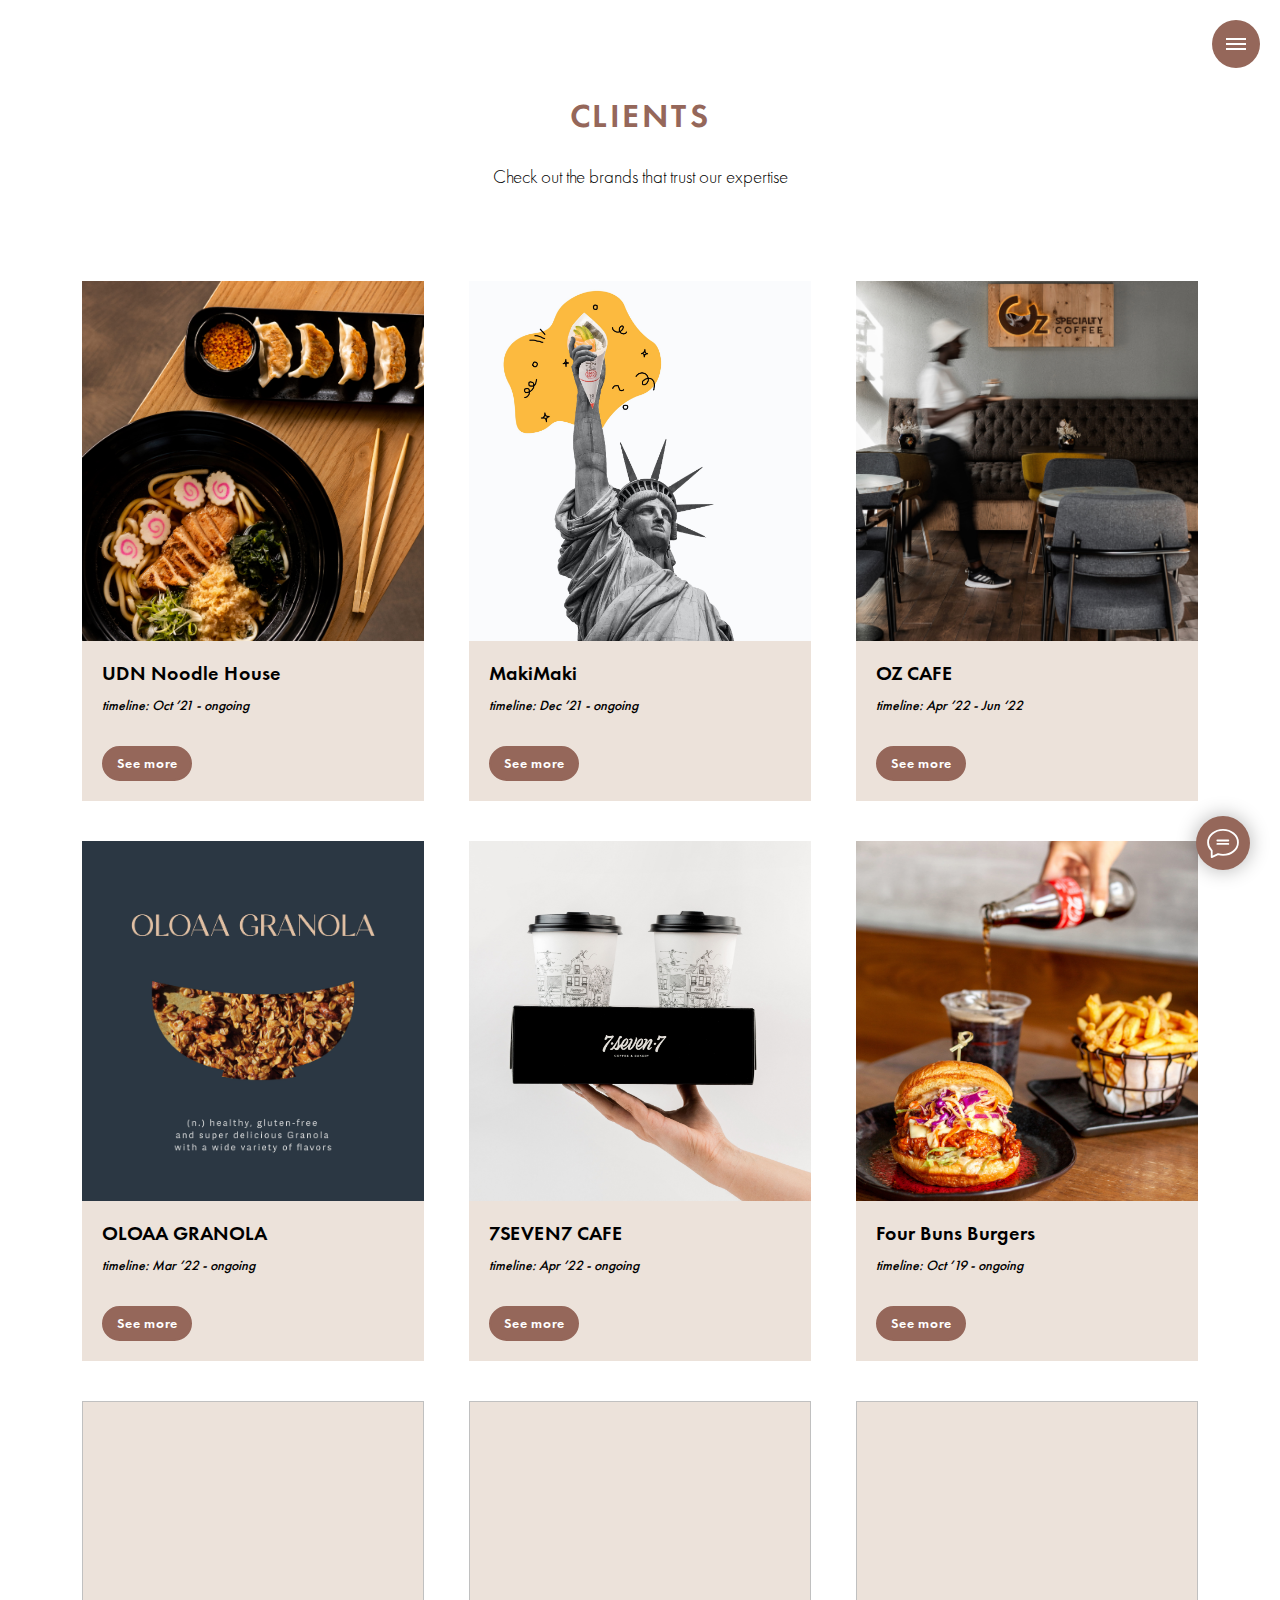
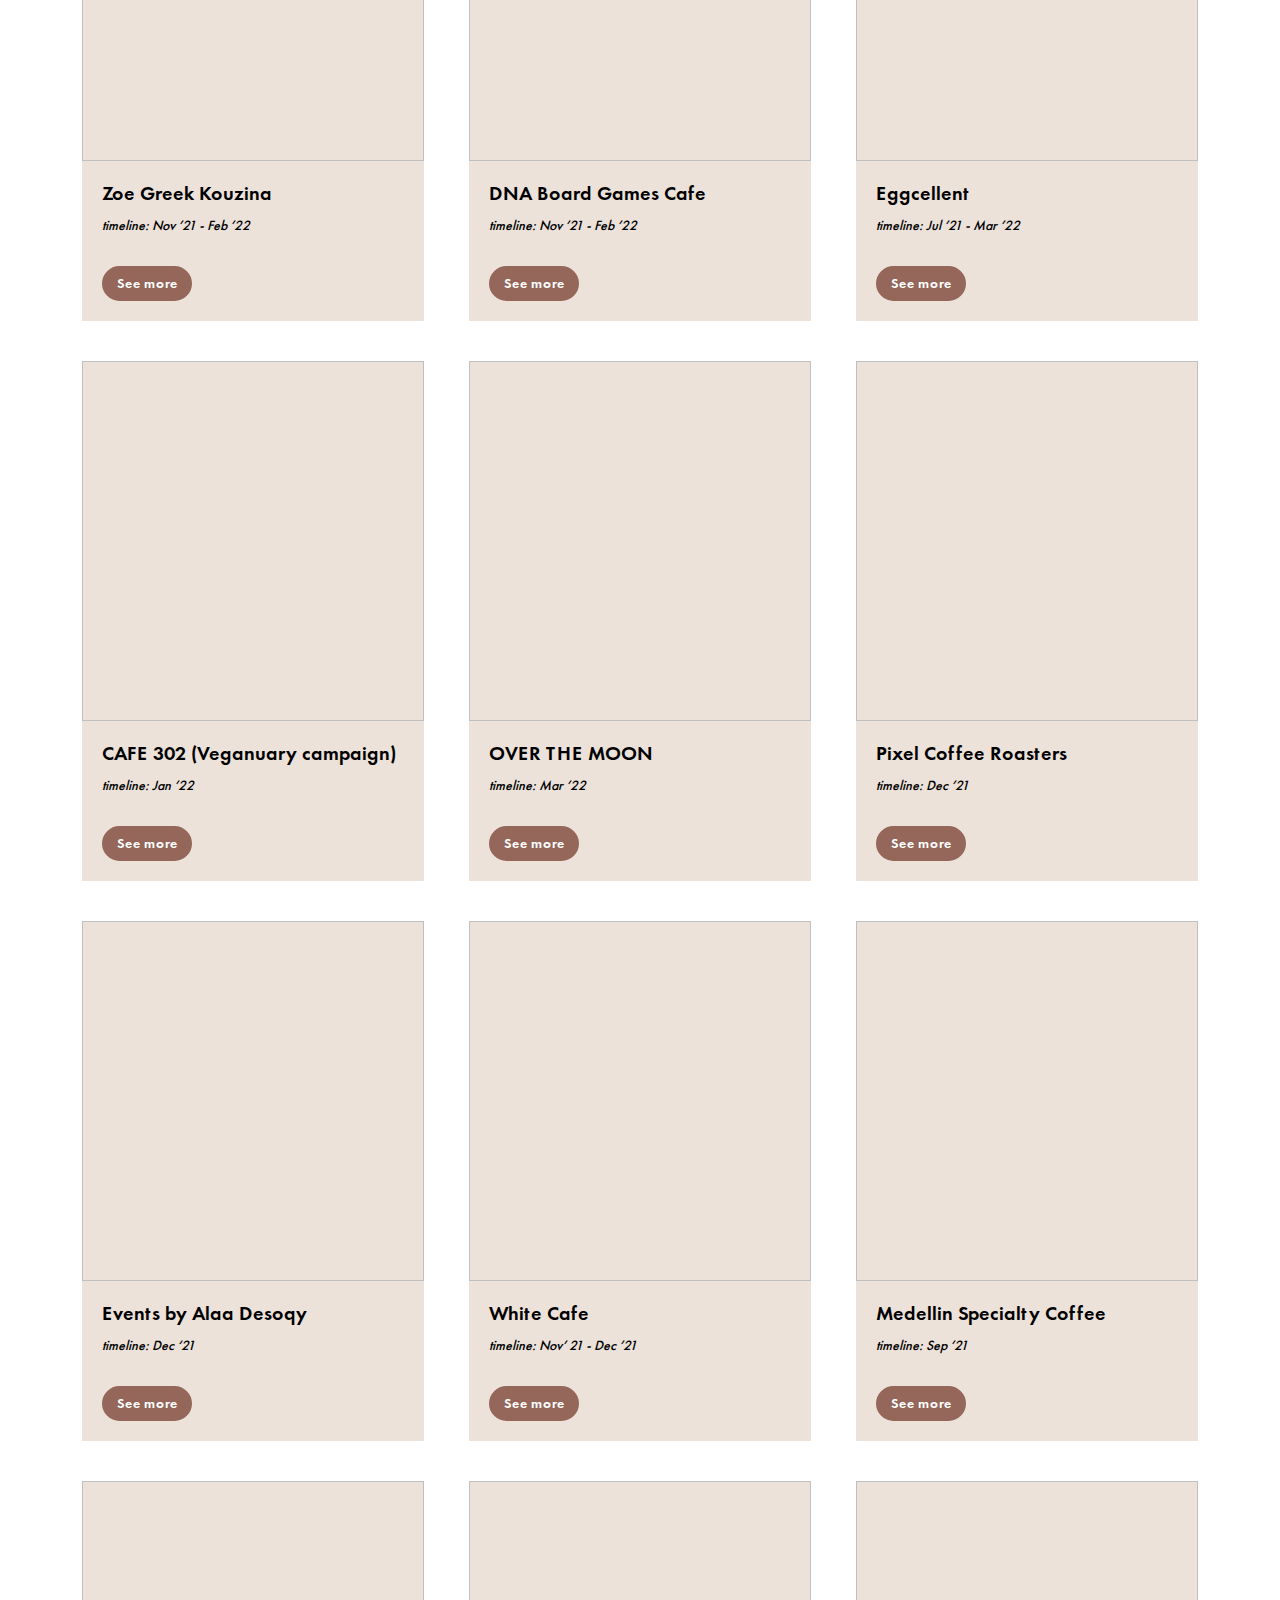
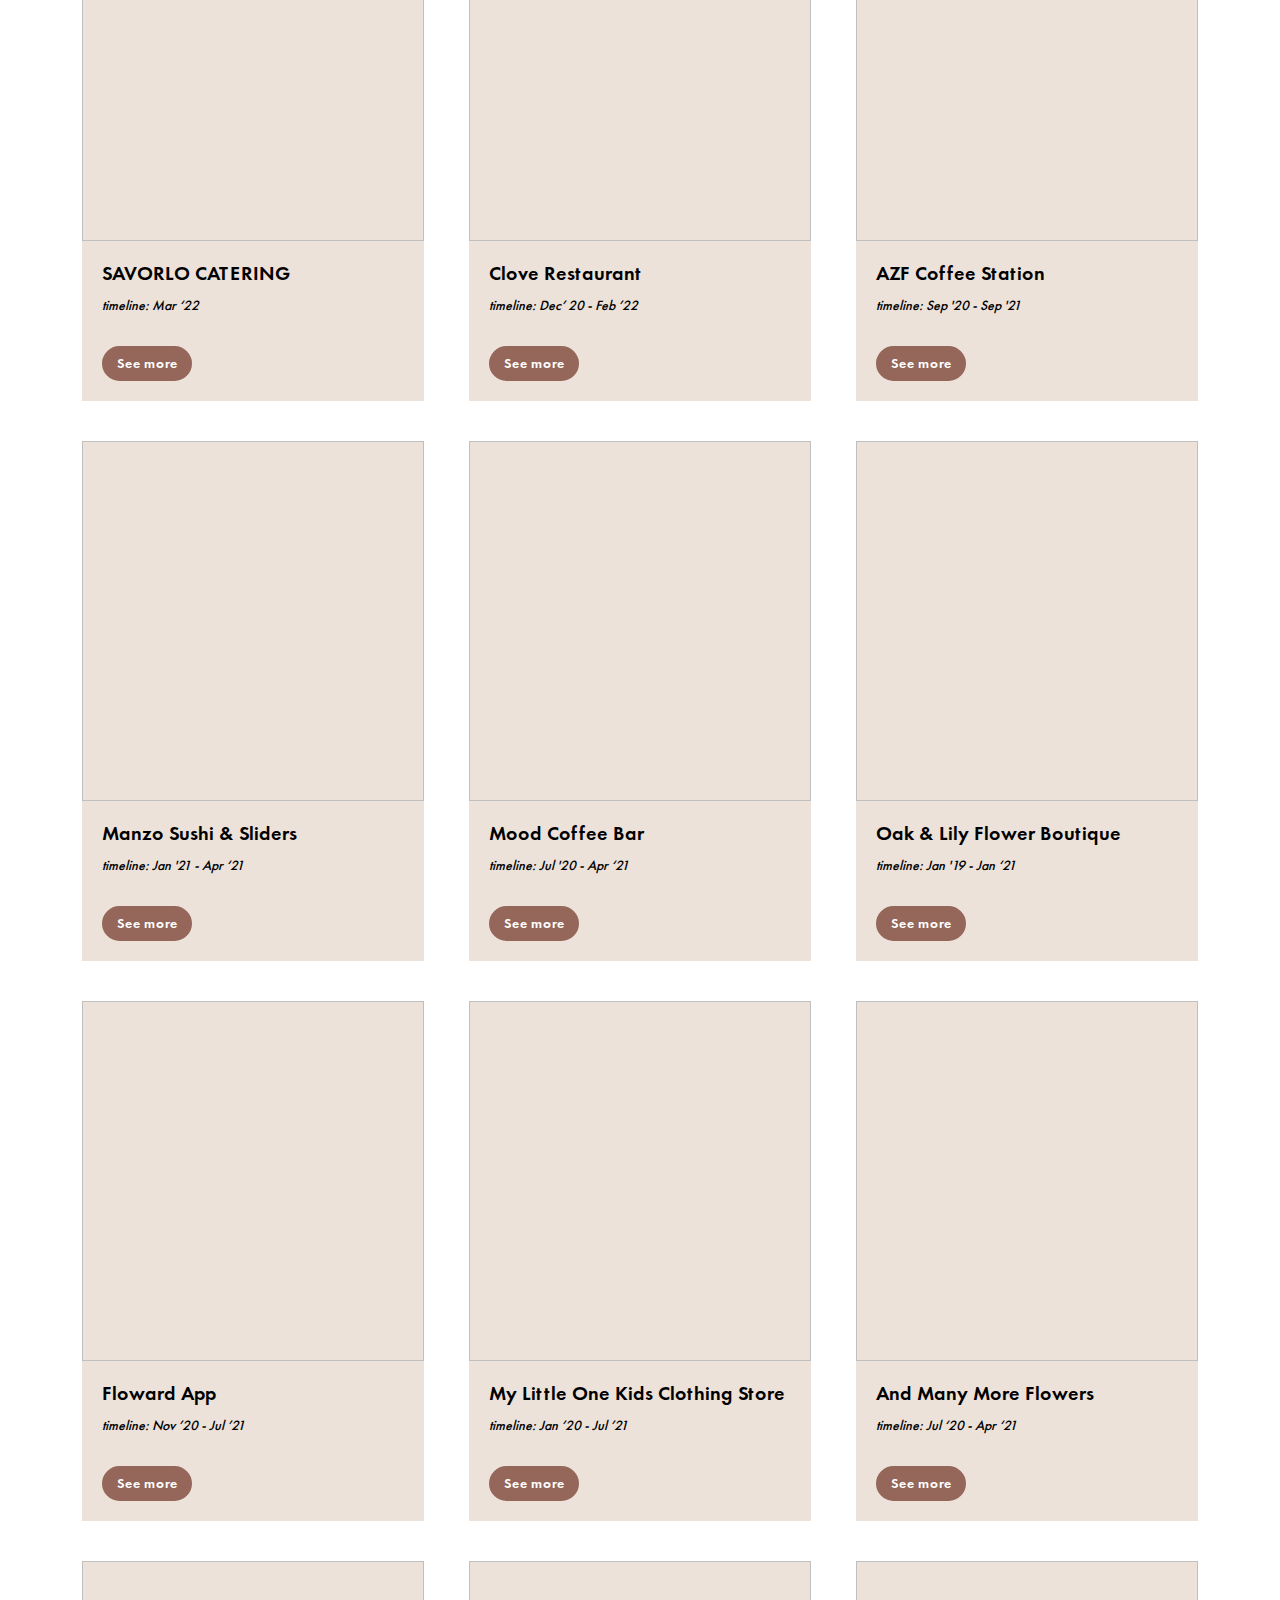
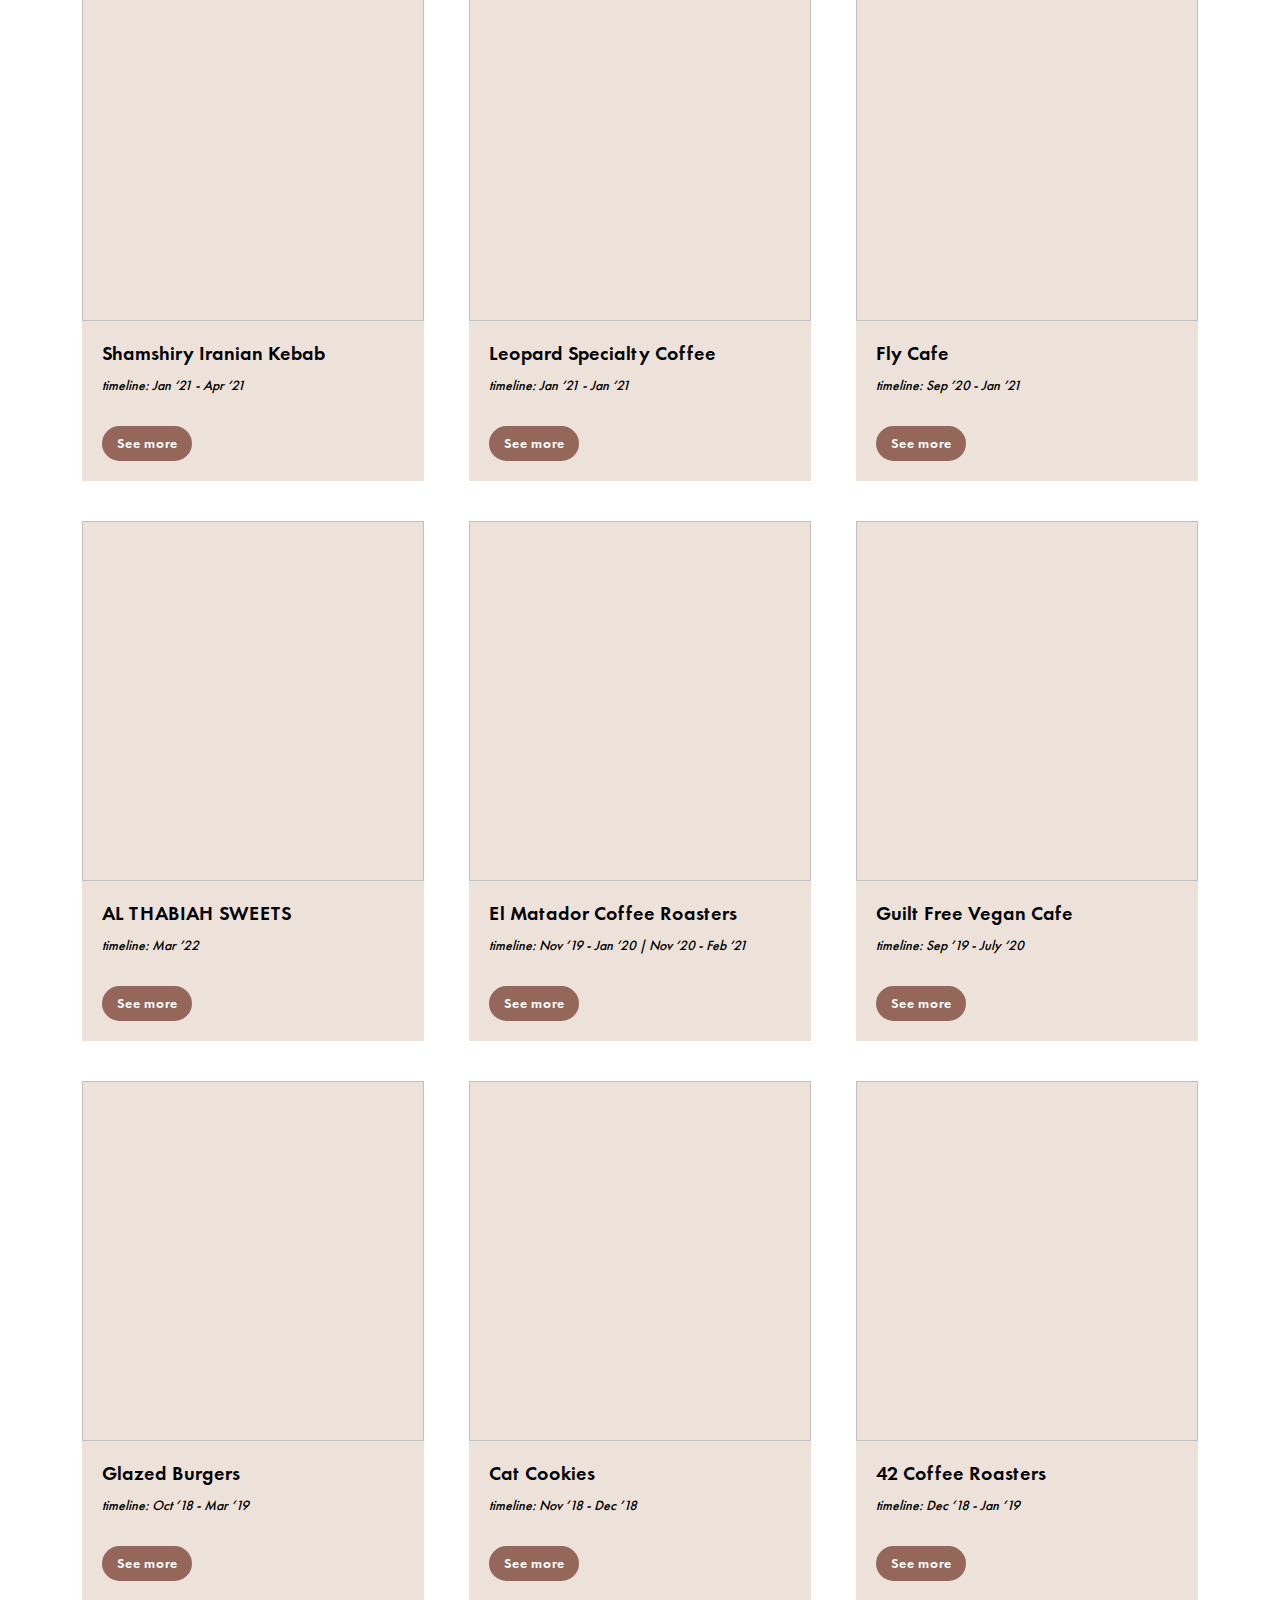
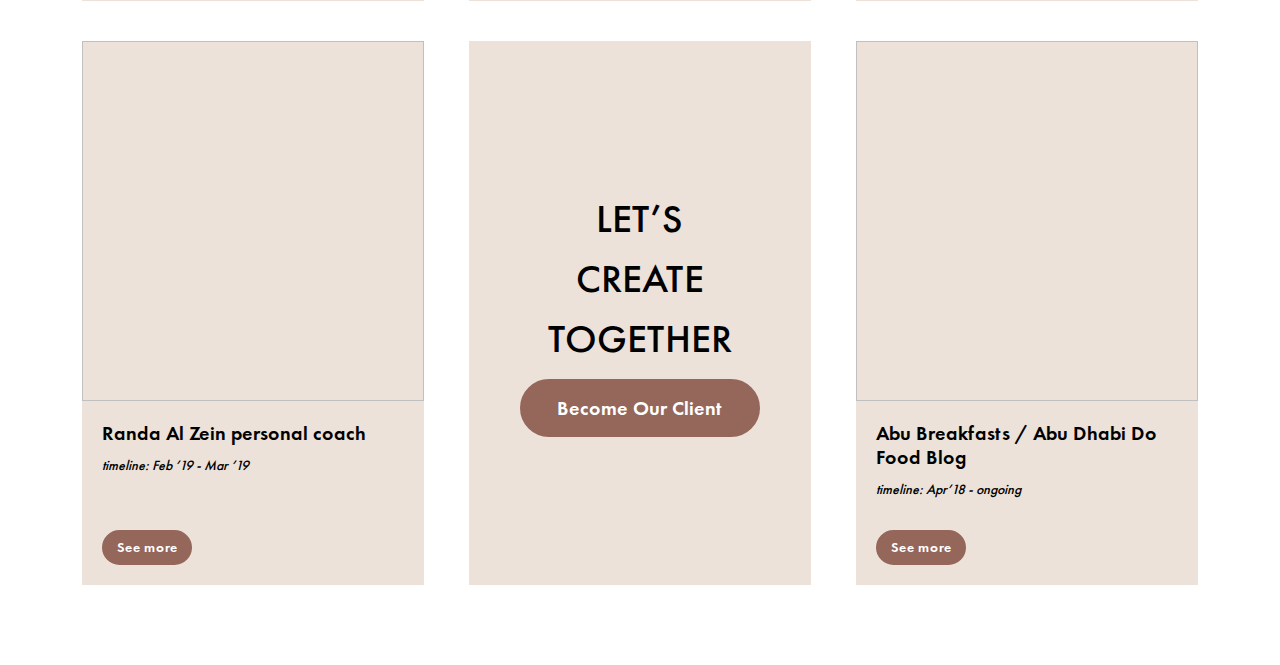
<file: clients.html>
<!DOCTYPE html>
<html lang="ru">
<head>
	<meta charset="UTF-8">
	<title>Evolve Digital Services</title>
	<meta name="viewport" content="width=device-width, initial-scale=1">
	<meta name="description" content="Social Media Agency in Abu Dhabi">
	<meta name="keywords" content="">
	<!-- OG Tags -->
	<meta property="og:title" content="Evolve Digital Services">
	<meta property="og:site_name" content="Evolve Digital Services">
	<meta property="og:url" content="http://evolvedigitalservices.com/clients.html">
	<meta property="og:description" content='Social Media Agency in Abu Dhabi'>
	<meta property="og:type" content="article">
	<meta property="og:image" content="img/og-image.jpg" >
	<link rel="icon" href="img/favicon.ico" type="image/x-icon">
	<link rel="stylesheet" href="css/bootstrap.min.css">
	<link rel="stylesheet" href="css/main.css">
</head>
<body class="clients-page">
	<img src="img/og-image.jpg" alt="" style="display: none;">
	<div class="whatsapp-bubble">
		<svg class="t825__icon" width="32" height="29" viewBox="0 0 35 32" fill="none" xmlns="http://www.w3.org/2000/svg"> <path d="M11.2667 12.6981H23.3667M11.2667 16.4717H23.3667M4.8104 23.5777C2.4311 21.1909 1 18.1215 1 14.7736C1 7.16679 8.38723 1 17.5 1C26.6128 1 34 7.16679 34 14.7736C34 22.3804 26.6128 28.5472 17.5 28.5472C15.6278 28.5472 13.8286 28.2868 12.1511 27.8072L12 27.7925L5.03333 31V23.8219L4.8104 23.5777Z" stroke="#ffffff" stroke-width="2" stroke-miterlimit="10" stroke-linecap="round" stroke-linejoin="round" fill="none"></path> </svg>
		<svg class="t825__icon-close" width="16px" height="16px" viewBox="0 0 23 23" version="1.1" xmlns="http://www.w3.org/2000/svg" xmlns:xlink="http://www.w3.org/1999/xlink"> <g stroke="none" stroke-width="1" fill="#000" fill-rule="evenodd"> <rect transform="translate(11.313708, 11.313708) rotate(-45.000000) translate(-11.313708, -11.313708) " x="10.3137085" y="-3.6862915" width="2" height="30"></rect> <rect transform="translate(11.313708, 11.313708) rotate(-315.000000) translate(-11.313708, -11.313708) " x="10.3137085" y="-3.6862915" width="2" height="30"></rect> </g> </svg>
	</div>
	<div class="whatsapp-pop-up">
		<h4 class="whatsapp-pop-up-title">
			Contact us
		</h4>
		<a href="https://api.whatsapp.com/send?phone=971563101559" class="whatsapp-pop-up-link" >
			<svg width="62" height="62" viewBox="0 0 62 62" xmlns="http://www.w3.org/2000/svg"><g fill="#27D061" fill-rule="nonzero"><path d="M32.367 14.888c-8.275 0-15.004 6.726-15.007 14.993a14.956 14.956 0 0 0 2.294 7.98l.356.567-1.515 5.533 5.677-1.488.548.325a14.979 14.979 0 0 0 7.634 2.09h.006c8.268 0 14.997-6.727 15-14.995a14.9 14.9 0 0 0-4.389-10.608 14.898 14.898 0 0 0-10.604-4.397zm8.417 21.34c-.369 1.052-2.138 2.013-2.989 2.142-.763.116-1.728.164-2.789-.179a25.28 25.28 0 0 1-2.524-.949c-4.444-1.95-7.345-6.502-7.566-6.802-.222-.301-1.809-2.443-1.809-4.661 0-2.218 1.144-3.307 1.55-3.759.406-.451.886-.564 1.181-.564.295 0 .591.003.849.016.272.014.637-.105.996.773.37.903 1.255 3.12 1.366 3.346.11.225.185.488.037.79-.148.3-.222.488-.443.75-.222.264-.465.588-.664.79-.222.224-.453.469-.194.92.258.45 1.147 1.926 2.463 3.12 1.692 1.535 3.119 2.011 3.562 2.237.443.226.701.188.96-.113.258-.3 1.106-1.316 1.401-1.766.295-.45.59-.376.997-.226.406.15 2.583 1.24 3.026 1.466.443.226.738.338.849.526.11.188.11 1.09-.259 2.143z"></path><path d="M31 0C13.88 0 0 13.88 0 31c0 17.12 13.88 31 31 31 17.12 0 31-13.88 31-31C62 13.88 48.12 0 31 0zm1.283 47.573h-.007c-3 0-5.948-.75-8.566-2.171l-9.502 2.48 2.543-9.243a17.735 17.735 0 0 1-2.392-8.918c.003-9.836 8.044-17.838 17.924-17.838 4.795.002 9.296 1.86 12.68 5.232 3.384 3.371 5.247 7.853 5.245 12.62-.004 9.836-8.046 17.838-17.925 17.838z"></path></g></svg>
		</a>
		<span>Whatsapp</span>
	</div>
	<ul class="burger-menu">
		<img src="img/cross.png" alt="" class="burger-cross">
		<li class="menu-list__item">
			<a href="../#about-us">
				ABOUT US
			</a>
		</li>
		<li class="menu-list__item">
			<a href="../#services-we-offer">
				SERVICES
			</a>
		</li>
		<li class="menu-list__item">
			<a href="../#additional-services">
				ADDITIONAL SERVICES
			</a>
		</li>
		<li class="menu-list__item">
			<a href="../#contact-us">
				CONTACT US
			</a>
		</li>
		<div class="insta-menu-wrapper">
			<span>Stay in touch</span>
			<div class="socials-menu-wrapper">
				<a href="https://api.whatsapp.com/send?phone=971563101559">
					<svg xmlns="http://www.w3.org/2000/svg" class="whatsapp-menu" width="24" height="24" viewBox="0 0 24 24"><path d="M12.031 6.172c-3.181 0-5.767 2.586-5.768 5.766-.001 1.298.38 2.27 1.019 3.287l-.582 2.128 2.182-.573c.978.58 1.911.928 3.145.929 3.178 0 5.767-2.587 5.768-5.766.001-3.187-2.575-5.77-5.764-5.771zm3.392 8.244c-.144.405-.837.774-1.17.824-.299.045-.677.063-1.092-.069-.252-.08-.575-.187-.988-.365-1.739-.751-2.874-2.502-2.961-2.617-.087-.116-.708-.94-.708-1.793s.448-1.273.607-1.446c.159-.173.346-.217.462-.217l.332.006c.106.005.249-.04.39.298.144.347.491 1.2.534 1.287.043.087.072.188.014.304-.058.116-.087.188-.173.289l-.26.304c-.087.086-.177.18-.076.354.101.174.449.741.964 1.201.662.591 1.221.774 1.394.86s.274.072.376-.043c.101-.116.433-.506.549-.68.116-.173.231-.145.39-.087s1.011.477 1.184.564.289.13.332.202c.045.072.045.419-.1.824zm-3.423-14.416c-6.627 0-12 5.373-12 12s5.373 12 12 12 12-5.373 12-12-5.373-12-12-12zm.029 18.88c-1.161 0-2.305-.292-3.318-.844l-3.677.964.984-3.595c-.607-1.052-.927-2.246-.926-3.468.001-3.825 3.113-6.937 6.937-6.937 1.856.001 3.598.723 4.907 2.034 1.31 1.311 2.031 3.054 2.03 4.908-.001 3.825-3.113 6.938-6.937 6.938z"/></svg>
				</a>
				<a href="https://instagram.com/evolvedigitalservices/">
				<svg xmlns="http://www.w3.org/2000/svg" class="instagram-menu" width="24" height="24" viewBox="0 0 24 24"><path d="M14.829 6.302c-.738-.034-.96-.04-2.829-.04s-2.09.007-2.828.04c-1.899.087-2.783.986-2.87 2.87-.033.738-.041.959-.041 2.828s.008 2.09.041 2.829c.087 1.879.967 2.783 2.87 2.87.737.033.959.041 2.828.041 1.87 0 2.091-.007 2.829-.041 1.899-.086 2.782-.988 2.87-2.87.033-.738.04-.96.04-2.829s-.007-2.09-.04-2.828c-.088-1.883-.973-2.783-2.87-2.87zm-2.829 9.293c-1.985 0-3.595-1.609-3.595-3.595 0-1.985 1.61-3.594 3.595-3.594s3.595 1.609 3.595 3.594c0 1.985-1.61 3.595-3.595 3.595zm3.737-6.491c-.464 0-.84-.376-.84-.84 0-.464.376-.84.84-.84.464 0 .84.376.84.84 0 .463-.376.84-.84.84zm-1.404 2.896c0 1.289-1.045 2.333-2.333 2.333s-2.333-1.044-2.333-2.333c0-1.289 1.045-2.333 2.333-2.333s2.333 1.044 2.333 2.333zm-2.333-12c-6.627 0-12 5.373-12 12s5.373 12 12 12 12-5.373 12-12-5.373-12-12-12zm6.958 14.886c-.115 2.545-1.532 3.955-4.071 4.072-.747.034-.986.042-2.887.042s-2.139-.008-2.886-.042c-2.544-.117-3.955-1.529-4.072-4.072-.034-.746-.042-.985-.042-2.886 0-1.901.008-2.139.042-2.886.117-2.544 1.529-3.955 4.072-4.071.747-.035.985-.043 2.886-.043s2.14.008 2.887.043c2.545.117 3.957 1.532 4.071 4.071.034.747.042.985.042 2.886 0 1.901-.008 2.14-.042 2.886z"/></svg>
			</a>
			</div>
		</div>
	</ul>
	<button class="hamburger" type="button">
		<span></span>
		<span></span>
		<span></span>
	</button>

	<section class="clients-page-section" id="clients-page-section">
		<div class="container">
			<h2 class="section-title">
				Clients
			</h2>
			<p class="about-us-text">
				Check out the brands that trust our expertise
			</p>
			<div class="clients-main-wrapper">
				<div class="clients-item">
					<div class="photo-wrapper">
						<img data="img/udn/6_COVER_1.jpg" alt="" class="first lazy">
						<img data="img/udn/4_COVER_2.jpg" alt="" class="second lazy">
					</div>
					<div class="clients-content">
						<h4 class="clients-title">
							UDN Noodle House
						</h4>
						<span class="clients-timeline">
							timeline: Oct ’21 - ongoing
						</span>
					</div>
					<button class="clients-see-more-btn">
						See more
					</button>
					<div class="client-pop-up">
						<div class="pop-up-body">
							<div class="pop-up-content">
								<h3 class="pop-up-name-title">
									UDN Noodle House
								</h3>
								<span class="pop-up-timeline">
									Oct ’21 - ongoing
								</span>
								<h4 class="pop-up-text-title">
									SCOPE
								</h4>
								<p class="pop-up-text">
									creating a new visual direction for the brand on Instagram, making the account more fun and dynamic, content production, instagram management
								</p>
								<h4 class="pop-up-text-title">
									ACHIEVEMENTS
								</h4>
								<p class="pop-up-text">
									raising more awareness about noodle house concept in Abu Dhabi, working on strengthening brand’s image on the market, introducing new chef from Japan and new menu
								</p>
								<div class="pop-up-gallery-wrapper">
									<img data="img/udn/1.jpg" alt="" class="lazy">
									<img data="img/udn/2.jpg" alt="" class="lazy">
									<img data="img/udn/3.jpg" alt="" class="lazy">
									<img data="img/udn/4_COVER_2.jpg" alt="" class="lazy">
									<img data="img/udn/5.jpg" alt="" class="lazy">
									<img data="img/udn/6_COVER_1.jpg" alt="" class="lazy">
								</div>
								<a href="https://www.instagram.com/udn.ae" class="pop-up-insta-btn">
									See instagram
								</a>
								<svg height="426.66667pt" viewBox="0 0 426.66667 426.66667" width="426.66667pt" xmlns="http://www.w3.org/2000/svg"><path d="m405.332031 192h-170.664062v-170.667969c0-11.773437-9.558594-21.332031-21.335938-21.332031-11.773437 0-21.332031 9.558594-21.332031 21.332031v170.667969h-170.667969c-11.773437 0-21.332031 9.558594-21.332031 21.332031 0 11.777344 9.558594 21.335938 21.332031 21.335938h170.667969v170.664062c0 11.777344 9.558594 21.335938 21.332031 21.335938 11.777344 0 21.335938-9.558594 21.335938-21.335938v-170.664062h170.664062c11.777344 0 21.335938-9.558594 21.335938-21.335938 0-11.773437-9.558594-21.332031-21.335938-21.332031zm0 0"/></svg>
							</div>
						</div>
					</div>
				</div>
				<div class="clients-item">
					<div class="photo-wrapper">
						<img data="img/makimaki/6_COVER_1.jpg" alt="" class="first lazy">
						<img data="img/makimaki/3_COVER_2.jpg" alt="" class="second lazy">
					</div>
					<div class="clients-content">
						<h4 class="clients-title">
							MakiMaki
						</h4>
						<span class="clients-timeline">
							timeline: Dec ’21 - ongoing
						</span>
					</div>
					<button class="clients-see-more-btn">
						See more
					</button>
					<div class="client-pop-up">
						<div class="pop-up-body">
							<div class="pop-up-content">
								<h3 class="pop-up-name-title">
									MakiMaki
								</h3>
								<span class="pop-up-timeline">
									Dec ’21 - ongoing
								</span>
								<h4 class="pop-up-text-title">
									SCOPE
								</h4>
								<p class="pop-up-text">
									creating a new visual identity for the brand to stand out on the market in New York, making Instagram as the main contact point for the customer, full management of the account, content production and instagram management
								</p>
								<!-- <h4 class="pop-up-text-title">
									ACHIEVEMENTS
								</h4>
								<p class="pop-up-text">
									successful content creation & page launch that speaks to the brand’s current goals & positioning on the market
								</p> -->
								<div class="pop-up-gallery-wrapper">
									<img data="img/makimaki/1.jpg" alt="" class="lazy">
									<img data="img/makimaki/2.jpg" alt="" class="lazy">
									<img data="img/makimaki/3_COVER_2.jpg" alt="" class="lazy">
									<img data="img/makimaki/4.jpg" alt="" class="lazy">
									<img data="img/makimaki/5.jpg" alt="" class="lazy">
									<img data="img/makimaki/6_COVER_1.jpg" alt="" class="lazy">
								</div>
								<a href="https://www.instagram.com/makimakinyc" class="pop-up-insta-btn">
									See instagram
								</a>
								<svg height="426.66667pt" viewBox="0 0 426.66667 426.66667" width="426.66667pt" xmlns="http://www.w3.org/2000/svg"><path d="m405.332031 192h-170.664062v-170.667969c0-11.773437-9.558594-21.332031-21.335938-21.332031-11.773437 0-21.332031 9.558594-21.332031 21.332031v170.667969h-170.667969c-11.773437 0-21.332031 9.558594-21.332031 21.332031 0 11.777344 9.558594 21.335938 21.332031 21.335938h170.667969v170.664062c0 11.777344 9.558594 21.335938 21.332031 21.335938 11.777344 0 21.335938-9.558594 21.335938-21.335938v-170.664062h170.664062c11.777344 0 21.335938-9.558594 21.335938-21.335938 0-11.773437-9.558594-21.332031-21.335938-21.332031zm0 0"/></svg>
							</div>
						</div>
					</div>
				</div>
				<div class="clients-item">
					<div class="photo-wrapper">
						<img data="img/oz/4_COVER_1.jpg" alt="" class="first lazy">
						<img data="img/oz/6_COVER_2.jpg" alt="" class="second lazy">
					</div>
					<div class="clients-content">
						<h4 class="clients-title">
							OZ CAFE
						</h4>
						<span class="clients-timeline">
							timeline: Apr ’22 - Jun ‘22
						</span>
					</div>
					<button class="clients-see-more-btn">
						See more
					</button>
					<div class="client-pop-up">
						<div class="pop-up-body">
							<div class="pop-up-content">
								<h3 class="pop-up-name-title">
									OZ CAFE
								</h3>
								<span class="pop-up-timeline">
									Apr ’22 - Jun ‘22
								</span>
								<h4 class="pop-up-text-title">
									SCOPE
								</h4>
								<p class="pop-up-text">
									photography and feed styling for seasonal products this spring at one of Abu Dhabi’s leading coffee shops
								</p>
								<h4 class="pop-up-text-title">
									ACHIEVEMENTS
								</h4>
								<p class="pop-up-text">
									transforming the current style of Oz Instagram page to a trendy and minimalist account, introducing non-intrusive design elements, playing around Reels popular songs and bestseller desserts to create a deeper connection with the brand
								</p>
								<div class="pop-up-gallery-wrapper">
									<img data="img/oz/1.jpg" alt="" class="lazy">
									<img data="img/oz/2.jpg" alt="" class="lazy">
									<img data="img/oz/3.jpg" alt="" class="lazy">
									<img data="img/oz/4_COVER_1.jpg" alt="" class="lazy">
									<img data="img/oz/5.jpg" alt="" class="lazy">
									<img data="img/oz/6_COVER_2.jpg" alt="" class="lazy">
								</div>
								<a href="https://instagram.com/oz.ae/" class="pop-up-insta-btn" target="_blank">
									See instagram
								</a>
								<svg height="426.66667pt" viewBox="0 0 426.66667 426.66667" width="426.66667pt" xmlns="http://www.w3.org/2000/svg"><path d="m405.332031 192h-170.664062v-170.667969c0-11.773437-9.558594-21.332031-21.335938-21.332031-11.773437 0-21.332031 9.558594-21.332031 21.332031v170.667969h-170.667969c-11.773437 0-21.332031 9.558594-21.332031 21.332031 0 11.777344 9.558594 21.335938 21.332031 21.335938h170.667969v170.664062c0 11.777344 9.558594 21.335938 21.332031 21.335938 11.777344 0 21.335938-9.558594 21.335938-21.335938v-170.664062h170.664062c11.777344 0 21.335938-9.558594 21.335938-21.335938 0-11.773437-9.558594-21.332031-21.335938-21.332031zm0 0"/></svg>
							</div>
						</div>
					</div>
				</div>
				<div class="clients-item">
					<div class="photo-wrapper">
						<img data="img/oloaa/2_COVER_1.jpg" alt="" class="first lazy">
						<img data="img/oloaa/1_COVER_2.jpg" alt="" class="second lazy">
					</div>
					<div class="clients-content">
						<h4 class="clients-title">
							OLOAA GRANOLA
						</h4>
						<span class="clients-timeline">
							timeline: Mar ’22 - ongoing
						</span>
					</div>
					<button class="clients-see-more-btn">
						See more
					</button>
					<div class="client-pop-up">
						<div class="pop-up-body">
							<div class="pop-up-content">
								<h3 class="pop-up-name-title">
									OLOAA GRANOLA
								</h3>
								<span class="pop-up-timeline">
									Mar ’22 - ongoing
								</span>
								<h4 class="pop-up-text-title">
									SCOPE
								</h4>
								<p class="pop-up-text">
									creating visual direction for one of the first emirati healthy granola brand, changing account style to more luxury, earthy and minimalist to show new branding and packaging, full management of the account (creative storytelling, stories designs and posting)
								</p>
								<h4 class="pop-up-text-title">
									ACHIEVEMENTS
								</h4>
								<p class="pop-up-text">
									more transparency in the account about the healthy benefits and product value on the market, clearer brand positioning of Oloaa on the market, making it easy for customers to understand where to buy and order, what flavours are there and how to cook with granola
								</p>
								<div class="pop-up-gallery-wrapper">
									<img data="img/oloaa/1_COVER_2.jpg" alt="" class="lazy">
									<img data="img/oloaa/2_COVER_1.jpg" alt="" class="lazy">
									<img data="img/oloaa/3.jpg" alt="" class="lazy">
									<img data="img/oloaa/4.jpg" alt="" class="lazy">
									<img data="img/oloaa/5.jpg" alt="" class="lazy">
									<img data="img/oloaa/6.jpg" alt="" class="lazy">
								</div>
								<a href="https://instagram.com/oloaa.ae/" class="pop-up-insta-btn" target="_blank">
									See instagram
								</a>
								<svg height="426.66667pt" viewBox="0 0 426.66667 426.66667" width="426.66667pt" xmlns="http://www.w3.org/2000/svg"><path d="m405.332031 192h-170.664062v-170.667969c0-11.773437-9.558594-21.332031-21.335938-21.332031-11.773437 0-21.332031 9.558594-21.332031 21.332031v170.667969h-170.667969c-11.773437 0-21.332031 9.558594-21.332031 21.332031 0 11.777344 9.558594 21.335938 21.332031 21.335938h170.667969v170.664062c0 11.777344 9.558594 21.335938 21.332031 21.335938 11.777344 0 21.335938-9.558594 21.335938-21.335938v-170.664062h170.664062c11.777344 0 21.335938-9.558594 21.335938-21.335938 0-11.773437-9.558594-21.332031-21.335938-21.332031zm0 0"/></svg>
							</div>
						</div>
					</div>
				</div>
				<div class="clients-item">
					<div class="photo-wrapper">
						<img data="img/7seven7/5_COVER_1.jpg" alt="" class="first lazy">
						<img data="img/7seven7/2_COVER_2.png" alt="" class="second lazy">
					</div>
					<div class="clients-content">
						<h4 class="clients-title">
							7SEVEN7 CAFE
						</h4>
						<span class="clients-timeline">
							timeline: Apr ’22 - ongoing
						</span>
					</div>
					<button class="clients-see-more-btn">
						See more
					</button>
					<div class="client-pop-up">
						<div class="pop-up-body">
							<div class="pop-up-content">
								<h3 class="pop-up-name-title">
									7SEVEN7 CAFE
								</h3>
								<span class="pop-up-timeline">
									Apr ’22 - ongoing
								</span>
								<h4 class="pop-up-text-title">
									SCOPE
								</h4>
								<p class="pop-up-text">
									helping 7Seven7 Cafe with Instagram presence: setting up the page, choosing the style of photography to show specifically take-away concept, elevating the brand to a new level, emphasising the quality of the products
								</p>
								<h4 class="pop-up-text-title">
									ACHIEVEMENTS
								</h4>
								<p class="pop-up-text">
									clean and vibrant instagram of the brand that interacts with the audience but sends a clear message of Grab’n’Go homegrown concept, showing daily products from a different perspective, creating more connection compared to commercial chains
								</p>
								<div class="pop-up-gallery-wrapper">
									<img data="img/7seven7/1.jpg" alt="" class="lazy">
									<img data="img/7seven7/2_COVER_2.png" alt="" class="lazy">
									<img data="img/7seven7/3.jpg" alt="" class="lazy">
									<img data="img/7seven7/4.jpg" alt="" class="lazy">
									<img data="img/7seven7/5_COVER_1.jpg" alt="" class="lazy">
									<img data="img/7seven7/6.jpg" alt="" class="lazy">
								</div>
								<a href="https://instagram.com/7seven7cafe/" class="pop-up-insta-btn" target="_blank">
									See instagram
								</a>
								<svg height="426.66667pt" viewBox="0 0 426.66667 426.66667" width="426.66667pt" xmlns="http://www.w3.org/2000/svg"><path d="m405.332031 192h-170.664062v-170.667969c0-11.773437-9.558594-21.332031-21.335938-21.332031-11.773437 0-21.332031 9.558594-21.332031 21.332031v170.667969h-170.667969c-11.773437 0-21.332031 9.558594-21.332031 21.332031 0 11.777344 9.558594 21.335938 21.332031 21.335938h170.667969v170.664062c0 11.777344 9.558594 21.335938 21.332031 21.335938 11.777344 0 21.335938-9.558594 21.335938-21.335938v-170.664062h170.664062c11.777344 0 21.335938-9.558594 21.335938-21.335938 0-11.773437-9.558594-21.332031-21.335938-21.332031zm0 0"/></svg>
							</div>
						</div>
					</div>
				</div>
				<div class="clients-item">
					<div class="photo-wrapper">
						<img data="img/4buns/3_COVER_1.jpg" alt="" class="first lazy">
						<img data="img/4buns/6_COVER_2.jpg" alt="" class="second lazy">
					</div>
					<div class="clients-content">
						<h4 class="clients-title">
							Four Buns Burgers
						</h4>
						<span class="clients-timeline">
							timeline: Oct ’19 - ongoing
						</span>
					</div>
					<button class="clients-see-more-btn">
						See more
					</button>
					<div class="client-pop-up">
						<div class="pop-up-body">
							<div class="pop-up-content">
								<h3 class="pop-up-name-title">
									Four Buns Burgers
								</h3>
								<span class="pop-up-timeline">
									Oct ’19 - ongoing
								</span>
								<h4 class="pop-up-text-title">
									SCOPE
								</h4>
								<p class="pop-up-text">
									photography, content, profile & highlights set-up, promotions, events coverage, menu photoshoot
								</p>
								<h4 class="pop-up-text-title">
									ACHIEVEMENTS
								</h4>
								<p class="pop-up-text">
									steady online presence & brand promotion among target audience (burger lovers in the local area), events promotion (by Mirbad, ADNOC offshore), specific product promotion (BBQ Box, signature desserts), lifestyle videos for the feed.
								</p>
								<div class="pop-up-gallery-wrapper">
									<img data="img/4buns/1.jpg" alt="" class="lazy">
									<img data="img/4buns/2.jpg" alt="" class="lazy">
									<img data="img/4buns/3_COVER_1.jpg" alt="" class="lazy">
									<img data="img/4buns/4.jpg" alt="" class="lazy">
									<img data="img/4buns/5.jpg" alt="" class="lazy">
									<img data="img/4buns/6_COVER_2.jpg" alt="" class="lazy">
								</div>
								<a href="https://www.instagram.com/fourbunsburger/" class="pop-up-insta-btn" target="_blank">
									See instagram
								</a>
								<svg height="426.66667pt" viewBox="0 0 426.66667 426.66667" width="426.66667pt" xmlns="http://www.w3.org/2000/svg"><path d="m405.332031 192h-170.664062v-170.667969c0-11.773437-9.558594-21.332031-21.335938-21.332031-11.773437 0-21.332031 9.558594-21.332031 21.332031v170.667969h-170.667969c-11.773437 0-21.332031 9.558594-21.332031 21.332031 0 11.777344 9.558594 21.335938 21.332031 21.335938h170.667969v170.664062c0 11.777344 9.558594 21.335938 21.332031 21.335938 11.777344 0 21.335938-9.558594 21.335938-21.335938v-170.664062h170.664062c11.777344 0 21.335938-9.558594 21.335938-21.335938 0-11.773437-9.558594-21.332031-21.335938-21.332031zm0 0"/></svg>
							</div>
						</div>
					</div>
				</div>
				<div class="clients-item">
					<div class="photo-wrapper">
						<img data="img/zoe/6_COVER_1.jpg" alt="" class="first lazy">
						<img data="img/zoe/3_COVER_2.jpg" alt="" class="second lazy">
					</div>
					<div class="clients-content">
						<h4 class="clients-title">
							Zoe Greek Kouzina
						</h4>
						<span class="clients-timeline">
							timeline: Nov ’21 - Feb ’22
						</span>
					</div>
					<button class="clients-see-more-btn">
						See more
					</button>
					<div class="client-pop-up">
						<div class="pop-up-body">
							<div class="pop-up-content">
								<h3 class="pop-up-name-title">
									Zoe Greek Kouzina
								</h3>
								<span class="pop-up-timeline">
									Nov ’21 - Feb ’22
								</span>
								<h4 class="pop-up-text-title">
									SCOPE
								</h4>
								<p class="pop-up-text">
									launching brand’s instagram page, creative storytelling and visual direction to define the upcoming greek cuisine concept, running targeted ads to acquaint the audience with a new cafe in Abu Dhabi
								</p>
								<div class="pop-up-gallery-wrapper">
									<img data="img/zoe/1.jpg" alt="" class="lazy">
									<img data="img/zoe/2.jpg" alt="" class="lazy">
									<img data="img/zoe/3_COVER_2.jpg" alt="" class="lazy">
									<img data="img/zoe/4.jpg" alt="" class="lazy">
									<img data="img/zoe/5.jpg" alt="" class="lazy">
									<img data="img/zoe/6_COVER_1.jpg" alt="" class="lazy">
								</div>
								<a href="https://www.instagram.com/zoekouzina" class="pop-up-insta-btn">
									See instagram
								</a>
								<svg height="426.66667pt" viewBox="0 0 426.66667 426.66667" width="426.66667pt" xmlns="http://www.w3.org/2000/svg"><path d="m405.332031 192h-170.664062v-170.667969c0-11.773437-9.558594-21.332031-21.335938-21.332031-11.773437 0-21.332031 9.558594-21.332031 21.332031v170.667969h-170.667969c-11.773437 0-21.332031 9.558594-21.332031 21.332031 0 11.777344 9.558594 21.335938 21.332031 21.335938h170.667969v170.664062c0 11.777344 9.558594 21.335938 21.332031 21.335938 11.777344 0 21.335938-9.558594 21.335938-21.335938v-170.664062h170.664062c11.777344 0 21.335938-9.558594 21.335938-21.335938 0-11.773437-9.558594-21.332031-21.335938-21.332031zm0 0"/></svg>
							</div>
						</div>
					</div>
				</div>
				<div class="clients-item">
					<div class="photo-wrapper">
						<img data="img/dna/2_COVER_1.jpg" alt="" class="first lazy">
						<img data="img/dna/3_COVER_2.jpg" alt="" class="second lazy">
					</div>
					<div class="clients-content">
						<h4 class="clients-title">
							DNA Board Games Cafe
						</h4>
						<span class="clients-timeline">
							timeline: Nov ’21 - Feb ’22
						</span>
					</div>
					<button class="clients-see-more-btn">
						See more
					</button>
					<div class="client-pop-up">
						<div class="pop-up-body">
							<div class="pop-up-content">
								<h3 class="pop-up-name-title">
									DNA Board Games Cafe
								</h3>
								<span class="pop-up-timeline">
									Nov ’21 - Feb ’22
								</span>
								<h4 class="pop-up-text-title">
									SCOPE
								</h4>
								<p class="pop-up-text">
									cafe launch and establishing brand’s identity on Instagram, creative direction for unique cafe concept in Abu Dhabi
								</p>
								<h4 class="pop-up-text-title">
									ACHIEVEMENTS
								</h4>
								<p class="pop-up-text">
									setting up strategy for continuous growth online and beyond, running targeted ads to generate interest in the brand and warm up the audience before the opening, carrying out influence marketing for the opening
								</p>
								<div class="pop-up-gallery-wrapper">
									<img data="img/dna/1.jpg" alt="" class="lazy">
									<img data="img/dna/2_COVER_1.jpg" alt="" class="lazy">
									<img data="img/dna/3_COVER_2.jpg" alt="" class="lazy">
									<img data="img/dna/4.jpg" alt="" class="lazy">
									<img data="img/dna/5.jpg" alt="" class="lazy">
									<img data="img/dna/6.jpg" alt="" class="lazy">
								</div>
								<a href="https://www.instagram.com/eat.play.dna" class="pop-up-insta-btn">
									See instagram
								</a>
								<svg height="426.66667pt" viewBox="0 0 426.66667 426.66667" width="426.66667pt" xmlns="http://www.w3.org/2000/svg"><path d="m405.332031 192h-170.664062v-170.667969c0-11.773437-9.558594-21.332031-21.335938-21.332031-11.773437 0-21.332031 9.558594-21.332031 21.332031v170.667969h-170.667969c-11.773437 0-21.332031 9.558594-21.332031 21.332031 0 11.777344 9.558594 21.335938 21.332031 21.335938h170.667969v170.664062c0 11.777344 9.558594 21.335938 21.332031 21.335938 11.777344 0 21.335938-9.558594 21.335938-21.335938v-170.664062h170.664062c11.777344 0 21.335938-9.558594 21.335938-21.335938 0-11.773437-9.558594-21.332031-21.335938-21.332031zm0 0"/></svg>
							</div>
						</div>
					</div>
				</div>				
				<div class="clients-item">
					<div class="photo-wrapper">
						<img data="img/eggcellent/4_COVER_1.jpg" alt="" class="first lazy">
						<img data="img/eggcellent/3_COVER_2.jpg" alt="" class="second lazy">
					</div>
					<div class="clients-content">
						<h4 class="clients-title">
							Eggcellent
						</h4>
						<span class="clients-timeline">
							timeline: Jul ’21 - Mar ’22
						</span>
					</div>
					<button class="clients-see-more-btn">
						See more
					</button>
					<div class="client-pop-up">
						<div class="pop-up-body">
							<div class="pop-up-content">
								<h3 class="pop-up-name-title">
									Eggcellent
								</h3>
								<span class="pop-up-timeline">
									Jul ’21 - Mar ’22
								</span>
								<h4 class="pop-up-text-title">
									SCOPE
								</h4>
								<p class="pop-up-text">
									curating brand’s visual identity & direction on Instagram, creative strategy for the launch, distinctive voice for the community, full management of the account, photography & content production, instagram management
								</p>
								<h4 class="pop-up-text-title">
									ACHIEVEMENTS
								</h4>
								<p class="pop-up-text">
									unique brand’s positioning on the market through the unusual instagram, interactive and creative content, fun reels videos, doing seasonal campaigns for seasonal launches
								</p>
								<div class="pop-up-gallery-wrapper">
									<img data="img/eggcellent/1.jpg" alt="" class="lazy">
									<img data="img/eggcellent/2.jpg" alt="" class="lazy">
									<img data="img/eggcellent/3_COVER_2.jpg" alt="" class="lazy">
									<img data="img/eggcellent/4_COVER_1.jpg" alt="" class="lazy">
									<img data="img/eggcellent/5.jpg" alt="" class="lazy">
									<img data="img/eggcellent/6.jpg" alt="" class="lazy">
								</div>
								<a href="https://www.instagram.com/eggcellent.ae" class="pop-up-insta-btn">
									See instagram
								</a>
								<svg height="426.66667pt" viewBox="0 0 426.66667 426.66667" width="426.66667pt" xmlns="http://www.w3.org/2000/svg"><path d="m405.332031 192h-170.664062v-170.667969c0-11.773437-9.558594-21.332031-21.335938-21.332031-11.773437 0-21.332031 9.558594-21.332031 21.332031v170.667969h-170.667969c-11.773437 0-21.332031 9.558594-21.332031 21.332031 0 11.777344 9.558594 21.335938 21.332031 21.335938h170.667969v170.664062c0 11.777344 9.558594 21.335938 21.332031 21.335938 11.777344 0 21.335938-9.558594 21.335938-21.335938v-170.664062h170.664062c11.777344 0 21.335938-9.558594 21.335938-21.335938 0-11.773437-9.558594-21.332031-21.335938-21.332031zm0 0"/></svg>
							</div>
						</div>
					</div>
				</div>
				<div class="clients-item">
					<div class="photo-wrapper">
						<img data="img/cafe-302/6_COVER_1.jpg" alt="" class="first lazy">
						<img data="img/cafe-302/4_COVER_2.jpg" alt="" class="second lazy">
					</div>
					<div class="clients-content">
						<h4 class="clients-title">
							CAFE 302 (Veganuary campaign)
						</h4>
						<span class="clients-timeline">
							timeline: Jan ’22
						</span>
					</div>
					<button class="clients-see-more-btn">
						See more
					</button>
					<div class="client-pop-up">
						<div class="pop-up-body">
							<div class="pop-up-content">
								<h3 class="pop-up-name-title">
									CAFE 302 (Veganuary campaign)
								</h3>
								<span class="pop-up-timeline">
									Jan ’22
								</span>
								<h4 class="pop-up-text-title">
									SCOPE
								</h4>
								<p class="pop-up-text">
									teaming up with Café 302 to run the yearly campaign celebrating Vegan diet (known as Veganuary globally), choosing the visual direction that would stand out on the account but would not be too different from the usual and recognized style of the brand, writing the Press Release with campaign details and sending it out for publications to major media outlets (What’sOn, Fact Magazine, Time Out, Yalla Abu Dhabi), shortlisting the influencers for the campaign who are either foodies or healthy lifestyle advocates, producing artworks both in global Veganuary branding and Café 302 branding, shooting the exclusive Veganuary menu and creating Reels to highlight particular dishes
								</p>
								<h4 class="pop-up-text-title">
									ACHIEVEMENTS
								</h4>
								<p class="pop-up-text">
									carrying out the campaign up to all requirements set by the hotel management (Al Maha Arjaan by Rotana), creating wider awareness about Veganuary movement among Abu Dhabi residents via content, reels, publications and influencers visits
								</p>
								<div class="pop-up-gallery-wrapper">
									<img data="img/cafe-302/1.jpg" alt="" class="lazy">
									<img data="img/cafe-302/2.jpg" alt="" class="lazy">
									<img data="img/cafe-302/3.jpg" alt="" class="lazy">
									<img data="img/cafe-302/4_COVER_2.jpg" alt="" class="lazy">
									<img data="img/cafe-302/5.jpg" alt="" class="lazy">
									<img data="img/cafe-302/6_COVER_1.jpg" alt="" class="lazy">
								</div>							
								<svg height="426.66667pt" viewBox="0 0 426.66667 426.66667" width="426.66667pt" xmlns="http://www.w3.org/2000/svg"><path d="m405.332031 192h-170.664062v-170.667969c0-11.773437-9.558594-21.332031-21.335938-21.332031-11.773437 0-21.332031 9.558594-21.332031 21.332031v170.667969h-170.667969c-11.773437 0-21.332031 9.558594-21.332031 21.332031 0 11.777344 9.558594 21.335938 21.332031 21.335938h170.667969v170.664062c0 11.777344 9.558594 21.335938 21.332031 21.335938 11.777344 0 21.335938-9.558594 21.335938-21.335938v-170.664062h170.664062c11.777344 0 21.335938-9.558594 21.335938-21.335938 0-11.773437-9.558594-21.332031-21.335938-21.332031zm0 0"/></svg>
							</div>
						</div>
					</div>
				</div>
				<div class="clients-item">
					<div class="photo-wrapper">
						<img data="img/over-the-moon/6_COVER_1.jpg" alt="" class="first lazy">
						<img data="img/over-the-moon/1_COVER_2.jpg" alt="" class="second lazy">
					</div>
					<div class="clients-content">
						<h4 class="clients-title">
							OVER THE MOON
						</h4>
						<span class="clients-timeline">
							timeline: Mar ’22
						</span>
					</div>
					<button class="clients-see-more-btn">
						See more
					</button>
					<div class="client-pop-up">
						<div class="pop-up-body">
							<div class="pop-up-content">
								<h3 class="pop-up-name-title">
									OVER THE MOON
								</h3>
								<span class="pop-up-timeline">
									Mar ’22
								</span>
								<h4 class="pop-up-text-title">
									SCOPE
								</h4>
								<p class="pop-up-text">
									working on creating a visual direction for a unique product - kids pyjamas for Eid, styling the mood board for photoshoot, working with kids to create dynamic and fun shots, designing the feed for instagram as a product display
								</p>
								<h4 class="pop-up-text-title">
									ACHIEVEMENTS
								</h4>
								<p class="pop-up-text">
									colourful theme of Over the Moon instagram page that underlines the unique character of the brand, attracts customer attention and describes the story of a new Eid ritual for kids
								</p>
								<div class="pop-up-gallery-wrapper">
									<img data="img/over-the-moon/1_COVER_2.jpg" alt="" class="lazy">
									<img data="img/over-the-moon/2.jpg" alt="" class="lazy">
									<img data="img/over-the-moon/3.jpg" alt="" class="lazy">
									<img data="img/over-the-moon/4.jpg" alt="" class="lazy">
									<img data="img/over-the-moon/5.jpg" alt="" class="lazy">
									<img data="img/over-the-moon/6_COVER_1.jpg" alt="" class="lazy">
								</div>
								<a href="https://instagram.com/overthemoon.ae/" class="pop-up-insta-btn" target="_blank">
									See instagram
								</a>
								<svg height="426.66667pt" viewBox="0 0 426.66667 426.66667" width="426.66667pt" xmlns="http://www.w3.org/2000/svg"><path d="m405.332031 192h-170.664062v-170.667969c0-11.773437-9.558594-21.332031-21.335938-21.332031-11.773437 0-21.332031 9.558594-21.332031 21.332031v170.667969h-170.667969c-11.773437 0-21.332031 9.558594-21.332031 21.332031 0 11.777344 9.558594 21.335938 21.332031 21.335938h170.667969v170.664062c0 11.777344 9.558594 21.335938 21.332031 21.335938 11.777344 0 21.335938-9.558594 21.335938-21.335938v-170.664062h170.664062c11.777344 0 21.335938-9.558594 21.335938-21.335938 0-11.773437-9.558594-21.332031-21.335938-21.332031zm0 0"/></svg>
							</div>
						</div>
					</div>
				</div>
				<div class="clients-item">
					<div class="photo-wrapper">
						<img data="img/pixel/4_COVER_1.jpg" alt="" class="first lazy">
						<img data="img/pixel/2_COVER_2.jpg" alt="" class="second lazy">
					</div>
					<div class="clients-content">
						<h4 class="clients-title">
							Pixel Coffee Roasters
						</h4>
						<span class="clients-timeline">
							timeline: Dec ’21
						</span>
					</div>
					<button class="clients-see-more-btn">
						See more
					</button>
					<div class="client-pop-up">
						<div class="pop-up-body">
							<div class="pop-up-content">
								<h3 class="pop-up-name-title">
									Pixel Coffee Roasters
								</h3>
								<span class="pop-up-timeline">
									timeline: Dec ’21
								</span>
								<h4 class="pop-up-text-title">
									SCOPE
								</h4>
								<p class="pop-up-text">
									photography for Instagram and website
								</p>
								<h4 class="pop-up-text-title">
									ACHIEVEMENTS
								</h4>
								<p class="pop-up-text">
									creating minimalist pictures that reflect brand’s style and promote the new roastery
								</p>
								<div class="pop-up-gallery-wrapper">
									<img data="img/pixel/1.jpg" alt="" class="lazy">
									<img data="img/pixel/2_COVER_2.jpg" alt="" class="lazy">
									<img data="img/pixel/3.jpg" alt="" class="lazy">
									<img data="img/pixel/4_COVER_1.jpg" alt="" class="lazy">
									<img data="img/pixel/5.jpg" alt="" class="lazy">
									<img data="img/pixel/6.jpg" alt="" class="lazy">
								</div>
								<a href="https://www.instagram.com/pixelcoffee.ae/" class="pop-up-insta-btn">
									See instagram
								</a>
								<svg height="426.66667pt" viewBox="0 0 426.66667 426.66667" width="426.66667pt" xmlns="http://www.w3.org/2000/svg"><path d="m405.332031 192h-170.664062v-170.667969c0-11.773437-9.558594-21.332031-21.335938-21.332031-11.773437 0-21.332031 9.558594-21.332031 21.332031v170.667969h-170.667969c-11.773437 0-21.332031 9.558594-21.332031 21.332031 0 11.777344 9.558594 21.335938 21.332031 21.335938h170.667969v170.664062c0 11.777344 9.558594 21.335938 21.332031 21.335938 11.777344 0 21.335938-9.558594 21.335938-21.335938v-170.664062h170.664062c11.777344 0 21.335938-9.558594 21.335938-21.335938 0-11.773437-9.558594-21.332031-21.335938-21.332031zm0 0"/></svg>
							</div>
						</div>
					</div>
				</div>
				<div class="clients-item">
					<div class="photo-wrapper">
						<img data="img/alaa/2_COVER_1.jpg" alt="" class="first lazy">
						<img data="img/alaa/6_COVER_2.jpg" alt="" class="second lazy">
					</div>
					<div class="clients-content">
						<h4 class="clients-title">
							Events by Alaa Desoqy
						</h4>
						<span class="clients-timeline">
							timeline: Dec ‘21
						</span>
					</div>
					<button class="clients-see-more-btn">
						See more
					</button>
					<div class="client-pop-up">
						<div class="pop-up-body">
							<div class="pop-up-content">
								<h3 class="pop-up-name-title">
									Events by Alaa Desoqy
								</h3>
								<span class="pop-up-timeline">
									Dec ‘21
								</span>
								<h4 class="pop-up-text-title">
									SCOPE
								</h4>
								<p class="pop-up-text">
									working with client’s database to create a nice feed that would reflect events and weddings organization
								</p>
								<h4 class="pop-up-text-title">
									ACHIEVEMENTS
								</h4>
								<p class="pop-up-text">
									an elegant feed that combines designs with services or events descriptions and actual photography from events and weddings
								</p>
								<div class="pop-up-gallery-wrapper">
									<img data="img/alaa/1.jpg" alt="" class="lazy">
									<img data="img/alaa/2_COVER_1.jpg" alt="" class="lazy">
									<img data="img/alaa/3.jpg" alt="" class="lazy">
									<img data="img/alaa/4.jpg" alt="" class="lazy">
									<img data="img/alaa/5.jpg" alt="" class="lazy">
									<img data="img/alaa/6_COVER_2.jpg" alt="" class="lazy">
								</div>
								<a href="https://www.instagram.com/byalaadesoqy" class="pop-up-insta-btn">
									See instagram
								</a>
								<svg height="426.66667pt" viewBox="0 0 426.66667 426.66667" width="426.66667pt" xmlns="http://www.w3.org/2000/svg"><path d="m405.332031 192h-170.664062v-170.667969c0-11.773437-9.558594-21.332031-21.335938-21.332031-11.773437 0-21.332031 9.558594-21.332031 21.332031v170.667969h-170.667969c-11.773437 0-21.332031 9.558594-21.332031 21.332031 0 11.777344 9.558594 21.335938 21.332031 21.335938h170.667969v170.664062c0 11.777344 9.558594 21.335938 21.332031 21.335938 11.777344 0 21.335938-9.558594 21.335938-21.335938v-170.664062h170.664062c11.777344 0 21.335938-9.558594 21.335938-21.335938 0-11.773437-9.558594-21.332031-21.335938-21.332031zm0 0"/></svg>
							</div>
						</div>
					</div>
				</div>	
				<div class="clients-item">
					<div class="photo-wrapper">
						<img data="img/white/4_COVER_1.jpg" alt="" class="first lazy">
						<img data="img/white/2_COVER_2.jpg" alt="" class="second lazy">
					</div>
					<div class="clients-content">
						<h4 class="clients-title">
							White Cafe
						</h4>
						<span class="clients-timeline">
							timeline: Nov’ 21 - Dec ’21
						</span>
					</div>
					<button class="clients-see-more-btn">
						See more
					</button>
					<div class="client-pop-up">
						<div class="pop-up-body">
							<div class="pop-up-content">
								<h3 class="pop-up-name-title">
									White Cafe
								</h3>
								<span class="pop-up-timeline">
									Nov’ 21 - Dec ’21
								</span>
								<h4 class="pop-up-text-title">
									SCOPE
								</h4>
								<p class="pop-up-text">
									content production and visual direction for Coconut Campaign
								</p>
								<h4 class="pop-up-text-title">
									ACHIEVEMENTS
								</h4>
								<p class="pop-up-text">
									distinctive instagram feed that promotes all coconut products throughout particular season
								</p>
								<div class="pop-up-gallery-wrapper">
									<img data="img/white/1.jpg" alt="" class="lazy">
									<img data="img/white/2_COVER_2.jpg" alt="" class="lazy">
									<img data="img/white/3.jpg" alt="" class="lazy">
									<img data="img/white/4_COVER_1.jpg" alt="" class="lazy">
									<img data="img/white/5.jpg" alt="" class="lazy">
									<img data="img/white/6.jpg" alt="" class="lazy">
								</div>
								<a href="https://www.instagram.com/whitecafeuae" class="pop-up-insta-btn">
									See instagram
								</a>
								<svg height="426.66667pt" viewBox="0 0 426.66667 426.66667" width="426.66667pt" xmlns="http://www.w3.org/2000/svg"><path d="m405.332031 192h-170.664062v-170.667969c0-11.773437-9.558594-21.332031-21.335938-21.332031-11.773437 0-21.332031 9.558594-21.332031 21.332031v170.667969h-170.667969c-11.773437 0-21.332031 9.558594-21.332031 21.332031 0 11.777344 9.558594 21.335938 21.332031 21.335938h170.667969v170.664062c0 11.777344 9.558594 21.335938 21.332031 21.335938 11.777344 0 21.335938-9.558594 21.335938-21.335938v-170.664062h170.664062c11.777344 0 21.335938-9.558594 21.335938-21.335938 0-11.773437-9.558594-21.332031-21.335938-21.332031zm0 0"/></svg>
							</div>
						</div>
					</div>
				</div>	
				<div class="clients-item">
					<div class="photo-wrapper">
						<img data="img/medellin/5_COVER_1.jpg" alt="" class="first lazy">
						<img data="img/medellin/4_COVER_2.jpg" alt="" class="second lazy">
					</div>
					<div class="clients-content">
						<h4 class="clients-title">
							Medellin Specialty Coffee
						</h4>
						<span class="clients-timeline">
							timeline: Sep ’21
						</span>
					</div>
					<button class="clients-see-more-btn">
						See more
					</button>
					<div class="client-pop-up">
						<div class="pop-up-body">
							<div class="pop-up-content">
								<h3 class="pop-up-name-title">
									Medellin Specialty Coffee
								</h3>
								<span class="pop-up-timeline">
									timeline: Sep ’21
								</span>
								<h4 class="pop-up-text-title">
									SCOPE
								</h4>
								<p class="pop-up-text">
									brand’s relaunch on Instagram, minimalist shoot to reflect the new interior design
								</p>
								<h4 class="pop-up-text-title">
									ACHIEVEMENTS
								</h4>
								<p class="pop-up-text">
									new look and feel for Instagram account
								</p>
								<div class="pop-up-gallery-wrapper">
									<img data="img/medellin/1.jpg" alt="" class="lazy">
									<img data="img/medellin/2.jpg" alt="" class="lazy">
									<img data="img/medellin/3.jpg" alt="" class="lazy">
									<img data="img/medellin/4_COVER_2.jpg" alt="" class="lazy">
									<img data="img/medellin/5_COVER_1.jpg" alt="" class="lazy">
									<img data="img/medellin/6.jpg" alt="" class="lazy">
								</div>
								<a href="https://www.instagram.com/medellin.ae/" class="pop-up-insta-btn">
									See instagram
								</a>
								<svg height="426.66667pt" viewBox="0 0 426.66667 426.66667" width="426.66667pt" xmlns="http://www.w3.org/2000/svg"><path d="m405.332031 192h-170.664062v-170.667969c0-11.773437-9.558594-21.332031-21.335938-21.332031-11.773437 0-21.332031 9.558594-21.332031 21.332031v170.667969h-170.667969c-11.773437 0-21.332031 9.558594-21.332031 21.332031 0 11.777344 9.558594 21.335938 21.332031 21.335938h170.667969v170.664062c0 11.777344 9.558594 21.335938 21.332031 21.335938 11.777344 0 21.335938-9.558594 21.335938-21.335938v-170.664062h170.664062c11.777344 0 21.335938-9.558594 21.335938-21.335938 0-11.773437-9.558594-21.332031-21.335938-21.332031zm0 0"/></svg>
							</div>
						</div>
					</div>
				</div>
				<div class="clients-item">
					<div class="photo-wrapper">
						<img data="img/savorlo/6_COVER_1.jpg" alt="" class="first lazy">
						<img data="img/savorlo/1_COVER_2.jpg" alt="" class="second lazy">
					</div>
					<div class="clients-content">
						<h4 class="clients-title">
							SAVORLO CATERING
						</h4>
						<span class="clients-timeline">
							timeline: Mar ‘22
						</span>
					</div>
					<button class="clients-see-more-btn">
						See more
					</button>
					<div class="client-pop-up">
						<div class="pop-up-body">
							<div class="pop-up-content">
								<h3 class="pop-up-name-title">
									SAVORLO CATERING
								</h3>
								<span class="pop-up-timeline">
									Mar ‘22
								</span>
								<h4 class="pop-up-text-title">
									SCOPE
								</h4>
								<p class="pop-up-text">
									running a photoshoot for catering service as per their new brand standards, working with in-house marketing team to define the mood board in Cuban / Latin American vibes, setting up the shoot location in the central kitchen
								</p>
								<h4 class="pop-up-text-title">
									ACHIEVEMENTS
								</h4>
								<p class="pop-up-text">
									bright and colourful menu photoshoot for seasonal catering menu, group shots for marketing leaflets or instagram
								</p>
								<div class="pop-up-gallery-wrapper">
									<img data="img/savorlo/1_COVER_2.jpg" alt="" class="lazy">
									<img data="img/savorlo/2.jpg" alt="" class="lazy">
									<img data="img/savorlo/3.jpg" alt="" class="lazy">
									<img data="img/savorlo/4.jpg" alt="" class="lazy">
									<img data="img/savorlo/5.jpg" alt="" class="lazy">
									<img data="img/savorlo/6_COVER_1.jpg" alt="" class="lazy">
								</div>							
								<svg height="426.66667pt" viewBox="0 0 426.66667 426.66667" width="426.66667pt" xmlns="http://www.w3.org/2000/svg"><path d="m405.332031 192h-170.664062v-170.667969c0-11.773437-9.558594-21.332031-21.335938-21.332031-11.773437 0-21.332031 9.558594-21.332031 21.332031v170.667969h-170.667969c-11.773437 0-21.332031 9.558594-21.332031 21.332031 0 11.777344 9.558594 21.335938 21.332031 21.335938h170.667969v170.664062c0 11.777344 9.558594 21.335938 21.332031 21.335938 11.777344 0 21.335938-9.558594 21.335938-21.335938v-170.664062h170.664062c11.777344 0 21.335938-9.558594 21.335938-21.335938 0-11.773437-9.558594-21.332031-21.335938-21.332031zm0 0"/></svg>
							</div>
						</div>
					</div>
				</div>			
				<div class="clients-item">
					<div class="photo-wrapper">
						<img data="img/clove/2_COVER_1.jpg" alt="" class="first lazy">
						<img data="img/clove/3_COVER_2.jpg" alt="" class="second lazy">
					</div>
					<div class="clients-content">
						<h4 class="clients-title">
							Clove Restaurant
						</h4>
						<span class="clients-timeline">
							timeline: Dec’ 20 - Feb ’22
						</span>
					</div>
					<button class="clients-see-more-btn">
						See more
					</button>
					<div class="client-pop-up">
						<div class="pop-up-body">
							<div class="pop-up-content">
								<h3 class="pop-up-name-title">
									Clove Restaurant
								</h3>
								<span class="pop-up-timeline">
									Dec’ 20 - Feb ’22
								</span>
								<h4 class="pop-up-text-title">
									SCOPE
								</h4>
								<p class="pop-up-text">
									profile management from scratch, photography & content, menu photoshoot, brand’s visual strategy for Instagram
								</p>
								<h4 class="pop-up-text-title">
									ACHIEVEMENTS
								</h4>
								<p class="pop-up-text">
									profile launch & restaurant support during soft opening, brand’s tone of voice & positioning on the market
								</p>
								<div class="pop-up-gallery-wrapper">
									<img data="img/clove/1.jpg" alt="" class="lazy">
									<img data="img/clove/2_COVER_1.jpg" alt="" class="lazy">
									<img data="img/clove/3_COVER_2.jpg" alt="" class="lazy">
									<img data="img/clove/4.jpg" alt="" class="lazy">
									<img data="img/clove/5.jpg" alt="" class="lazy">
									<img data="img/clove/6.jpg" alt="" class="lazy">
								</div>
								<a href="https://instagram.com/clove.ae/" class="pop-up-insta-btn" target="_blank">
									See instagram
								</a>
								<svg height="426.66667pt" viewBox="0 0 426.66667 426.66667" width="426.66667pt" xmlns="http://www.w3.org/2000/svg"><path d="m405.332031 192h-170.664062v-170.667969c0-11.773437-9.558594-21.332031-21.335938-21.332031-11.773437 0-21.332031 9.558594-21.332031 21.332031v170.667969h-170.667969c-11.773437 0-21.332031 9.558594-21.332031 21.332031 0 11.777344 9.558594 21.335938 21.332031 21.335938h170.667969v170.664062c0 11.777344 9.558594 21.335938 21.332031 21.335938 11.777344 0 21.335938-9.558594 21.335938-21.335938v-170.664062h170.664062c11.777344 0 21.335938-9.558594 21.335938-21.335938 0-11.773437-9.558594-21.332031-21.335938-21.332031zm0 0"/></svg>
							</div>
						</div>
					</div>
				</div>
				<div class="clients-item">
					<div class="photo-wrapper">
						<img data="img/azf/1_COVER_1.jpg" alt="" class="first lazy">
						<img data="img/azf/4_COVER_2.jpg" alt="" class="second lazy">
					</div>
					<div class="clients-content">
						<h4 class="clients-title">
							AZF Coffee Station
						</h4>
						<span class="clients-timeline">
							timeline: Sep '20 - Sep '21
						</span>
					</div>
					<button class="clients-see-more-btn">
						See more
					</button>
					<div class="client-pop-up">
						<div class="pop-up-body">
							<div class="pop-up-content">
								<h3 class="pop-up-name-title">
									AZF Coffee Station
								</h3>
								<span class="pop-up-timeline">
									Sep '20 - Sep '21
								</span>
								<h4 class="pop-up-text-title">
									SCOPE
								</h4>
								<p class="pop-up-text">
									full profile management, photography & content, special projects (Pink October, Winter Wonderland), account rebranding for upcoming changes & updates
								</p>
								<h4 class="pop-up-text-title">
									ACHIEVEMENTS
								</h4>
								<p class="pop-up-text">
									an instagram page with trendy content & reels, edutainment of the audience through stories, accentuating music & culture, strengthening brand’s loyalty on the market, marketing the cafe as a place with great customer service
								</p>
								<div class="pop-up-gallery-wrapper">
									<img data="img/azf/1_COVER_1.jpg" alt="" class="lazy">
									<img data="img/azf/2.jpg" alt="" class="lazy">
									<img data="img/azf/3.jpg" alt="" class="lazy">
									<img data="img/azf/4_COVER_2.jpg" alt="" class="lazy">
									<img data="img/azf/5.jpg" alt="" class="lazy">
									<img data="img/azf/6.jpg" alt="" class="lazy">
								</div>
								<a href="https://www.instagram.com/azf.ae" class="pop-up-insta-btn" target="_blank">
									See instagram
								</a>
								<svg height="426.66667pt" viewBox="0 0 426.66667 426.66667" width="426.66667pt" xmlns="http://www.w3.org/2000/svg"><path d="m405.332031 192h-170.664062v-170.667969c0-11.773437-9.558594-21.332031-21.335938-21.332031-11.773437 0-21.332031 9.558594-21.332031 21.332031v170.667969h-170.667969c-11.773437 0-21.332031 9.558594-21.332031 21.332031 0 11.777344 9.558594 21.335938 21.332031 21.335938h170.667969v170.664062c0 11.777344 9.558594 21.335938 21.332031 21.335938 11.777344 0 21.335938-9.558594 21.335938-21.335938v-170.664062h170.664062c11.777344 0 21.335938-9.558594 21.335938-21.335938 0-11.773437-9.558594-21.332031-21.335938-21.332031zm0 0"/></svg>
							</div>
						</div>
					</div>
				</div>								
				<div class="clients-item">
					<div class="photo-wrapper">
						<img data="img/manzo/6_COVER_1.jpg" alt="" class="first lazy">
						<img data="img/manzo/4_COVER_2.jpg" alt="" class="second lazy">
					</div>
					<div class="clients-content">
						<h4 class="clients-title">
							Manzo Sushi & Sliders
						</h4>
						<span class="clients-timeline">
							timeline: Jan '21 - Apr ‘21
						</span>
					</div>
					<button class="clients-see-more-btn">
						See more
					</button>
					<div class="client-pop-up manzo-pop-up">
						<div class="pop-up-body">
							<div class="pop-up-content">
								<h3 class="pop-up-name-title">
									Manzo Sushi & Sliders
								</h3>
								<span class="pop-up-timeline">
									Jan '21 - ongoing
								</span>
								<h4 class="pop-up-text-title">
									SCOPE
								</h4>
								<p class="pop-up-text">
									full profile management, relaunch on Instagram, new funky visual concept to cater for brand’s young audience, photography & content
								</p>
								<h4 class="pop-up-text-title">
									ACHIEVEMENTS
								</h4>
								<p class="pop-up-text">
									totally distinguishable look & feel of Instagram page that adds up to promos & sales
								</p>
								<div class="pop-up-gallery-wrapper">
									<img data="img/manzo/1.jpg" alt="" class="lazy">
									<img data="img/manzo/2.png" alt="" class="lazy">
									<img data="img/manzo/3.jpg" alt="" class="lazy">
									<img data="img/manzo/4_COVER_2.jpg" alt="" class="lazy">
									<img data="img/manzo/5.jpg" alt="" class="lazy">
									<img data="img/manzo/6_COVER_1.jpg" alt="" class="lazy">
								</div>
								<a href="https://www.instagram.com/manzo.ae" class="pop-up-insta-btn" target="_blank">
									See instagram
								</a>
								<svg height="426.66667pt" viewBox="0 0 426.66667 426.66667" width="426.66667pt" xmlns="http://www.w3.org/2000/svg"><path d="m405.332031 192h-170.664062v-170.667969c0-11.773437-9.558594-21.332031-21.335938-21.332031-11.773437 0-21.332031 9.558594-21.332031 21.332031v170.667969h-170.667969c-11.773437 0-21.332031 9.558594-21.332031 21.332031 0 11.777344 9.558594 21.335938 21.332031 21.335938h170.667969v170.664062c0 11.777344 9.558594 21.335938 21.332031 21.335938 11.777344 0 21.335938-9.558594 21.335938-21.335938v-170.664062h170.664062c11.777344 0 21.335938-9.558594 21.335938-21.335938 0-11.773437-9.558594-21.332031-21.335938-21.332031zm0 0"/></svg>
							</div>
						</div>
					</div>
				</div>
				<div class="clients-item">
					<div class="photo-wrapper">
						<img data="img/mood/4_COVER_1.jpg" alt="" class="first lazy">
						<img data="img/mood/5_COVER_2.jpg" alt="" class="second lazy">
					</div>
					<div class="clients-content">
						<h4 class="clients-title">
							Mood Coffee Bar
						</h4>
						<span class="clients-timeline">
							timeline: Jul '20 - Apr ‘21
						</span>
					</div>
					<button class="clients-see-more-btn">
						See more
					</button>
					<div class="client-pop-up">
						<div class="pop-up-body">
							<div class="pop-up-content">
								<h3 class="pop-up-name-title">
									Mood Coffee Bar
								</h3>
								<span class="pop-up-timeline">
									Jul '20 - ongoing
								</span>
								<h4 class="pop-up-text-title">
									SCOPE
								</h4>
								<p class="pop-up-text">
									profile management & improvement of visual style of existing brand, photography, content, special projects to highlight new locations or products
								</p>
								<h4 class="pop-up-text-title">
									ACHIEVEMENTS
								</h4>
								<p class="pop-up-text">
									continuous growth of community on Instagram, brand awareness among customers in Abu Dhabi, strong storytelling & positioning that build up the foundation for new branches & new concepts within the same brand
								</p>
								<div class="pop-up-gallery-wrapper">
									<img data="img/mood/1.jpg" alt="" class="lazy">
									<img data="img/mood/2.jpg" alt="" class="lazy">
									<img data="img/mood/3.jpg" alt="" class="lazy">
									<img data="img/mood/4_COVER_1.jpg" alt="" class="lazy">
									<img data="img/mood/5_COVER_2.jpg" alt="" class="lazy">
									<img data="img/mood/6.jpg" alt="" class="lazy">
								</div>
								<a href="https://www.instagram.com/moodcoffeebar.ae/" class="pop-up-insta-btn" target="_blank">
									See instagram
								</a>
								<svg height="426.66667pt" viewBox="0 0 426.66667 426.66667" width="426.66667pt" xmlns="http://www.w3.org/2000/svg"><path d="m405.332031 192h-170.664062v-170.667969c0-11.773437-9.558594-21.332031-21.335938-21.332031-11.773437 0-21.332031 9.558594-21.332031 21.332031v170.667969h-170.667969c-11.773437 0-21.332031 9.558594-21.332031 21.332031 0 11.777344 9.558594 21.335938 21.332031 21.335938h170.667969v170.664062c0 11.777344 9.558594 21.335938 21.332031 21.335938 11.777344 0 21.335938-9.558594 21.335938-21.335938v-170.664062h170.664062c11.777344 0 21.335938-9.558594 21.335938-21.335938 0-11.773437-9.558594-21.332031-21.335938-21.332031zm0 0"/></svg>
							</div>
						</div>
					</div>
				</div>			
				
				<div class="clients-item">
					<div class="photo-wrapper">
						<img data="img/ol/6_COVER_1.jpg" alt="" class="first lazy">
						<img data="img/ol/3_COVER_2.jpg" alt="" class="second lazy">
					</div>
					<div class="clients-content">
						<h4 class="clients-title">
							Oak & Lily Flower Boutique
						</h4>
						<span class="clients-timeline">
							timeline: Jan '19 - Jan ‘21
						</span>
					</div>
					<button class="clients-see-more-btn">
						See more
					</button>
					<div class="client-pop-up">
						<div class="pop-up-body">
							<div class="pop-up-content">
								<h3 class="pop-up-name-title">
									Oak & Lily Flower Boutique
								</h3>
								<span class="pop-up-timeline">
									Jan '19 - Jan ‘21
								</span>
								<h4 class="pop-up-text-title">
									SCOPE
								</h4>
								<p class="pop-up-text">
									photography, content, profile set-up, promotions, curated collections (St Valentines, Ramadan/Eid, Mother’s Day), website content, flower deliveries set up (carriage, talabat, packman, drivu, instashop), influence marketing (make-up artists, UAE lifestyle & beauty bloggers, GCC bloggers), video production
								</p>
								<h4 class="pop-up-text-title">
									ACHIEVEMENTS
								</h4>
								<p class="pop-up-text">
									triple profile growth from 2K to 10K, new business opportunities: collaborations w/ local brands &/or new products (flowers for coffee shops, cake arrangements, new product ideas: blooming box arrangement, events & workshops curation in Abu Dhabi community (Abu Dhabi Moments Al Bateen Flower Market, Cornish Winter Fest, Winter Wonderland), staff training workshop on customer service & sales, corporate clients (Edition Hotel, Al Maryah Island).
								</p>
								<div class="pop-up-gallery-wrapper">
									<img data="img/ol/1.jpg" alt="" class="lazy">
									<img data="img/ol/2.jpg" alt="" class="lazy">
									<img data="img/ol/3_COVER_2.jpg" alt="" class="lazy">
									<img data="img/ol/4.jpg" alt="" class="lazy">
									<img data="img/ol/5.jpg" alt="" class="lazy">
									<img data="img/ol/6_COVER_1.jpg" alt="" class="lazy">
								</div>
								<a href="https://instagram.com/oakandlilyae/" class="pop-up-insta-btn" target="_blank">
									See instagram
								</a>
								<svg height="426.66667pt" viewBox="0 0 426.66667 426.66667" width="426.66667pt" xmlns="http://www.w3.org/2000/svg"><path d="m405.332031 192h-170.664062v-170.667969c0-11.773437-9.558594-21.332031-21.335938-21.332031-11.773437 0-21.332031 9.558594-21.332031 21.332031v170.667969h-170.667969c-11.773437 0-21.332031 9.558594-21.332031 21.332031 0 11.777344 9.558594 21.335938 21.332031 21.335938h170.667969v170.664062c0 11.777344 9.558594 21.335938 21.332031 21.335938 11.777344 0 21.335938-9.558594 21.335938-21.335938v-170.664062h170.664062c11.777344 0 21.335938-9.558594 21.335938-21.335938 0-11.773437-9.558594-21.332031-21.335938-21.332031zm0 0"/></svg>
							</div>
						</div>
					</div>
				</div>				
				<div class="clients-item">
					<div class="photo-wrapper">
						<img data="img/floward/6.jpg" alt="" class="first lazy">
						<img data="img/floward/3.jpg" alt="" class="second lazy">
					</div>
					<div class="clients-content">
						<h4 class="clients-title">
							Floward App
						</h4>
						<span class="clients-timeline">
							timeline: Nov ’20 - Jul ’21
						</span>
					</div>
					<button class="clients-see-more-btn">
						See more
					</button>
					<div class="client-pop-up">
						<div class="pop-up-body">
							<div class="pop-up-content">
								<h3 class="pop-up-name-title">
									Floward App
								</h3>
								<span class="pop-up-timeline">
									Nov ’20 - Jul ’21
								</span>
								<h4 class="pop-up-text-title">
									SCOPE
								</h4>
								<p class="pop-up-text">
									product photography services for flower delivery app
								</p>
								<h4 class="pop-up-text-title">
									ACHIEVEMENTS
								</h4>
								<p class="pop-up-text">
									continued partnership with the brand in UAE, creating content for the app as per brand's identity, working on lifestyle shots for Instagram
								</p>
								<div class="pop-up-gallery-wrapper">
									<img data="img/floward/1.jpg" alt="" class="lazy">
									<img data="img/floward/2.jpg" alt="" class="lazy">
									<img data="img/floward/3.jpg" alt="" class="lazy">
									<img data="img/floward/4.jpg" alt="" class="lazy">
									<img data="img/floward/5.jpg" alt="" class="lazy">
									<img data="img/floward/6.jpg" alt="" class="lazy">
								</div>
								<a href="https://www.instagram.com/flowardco/" class="pop-up-insta-btn" target="_blank">
									See instagram
								</a>
								<svg height="426.66667pt" viewBox="0 0 426.66667 426.66667" width="426.66667pt" xmlns="http://www.w3.org/2000/svg"><path d="m405.332031 192h-170.664062v-170.667969c0-11.773437-9.558594-21.332031-21.335938-21.332031-11.773437 0-21.332031 9.558594-21.332031 21.332031v170.667969h-170.667969c-11.773437 0-21.332031 9.558594-21.332031 21.332031 0 11.777344 9.558594 21.335938 21.332031 21.335938h170.667969v170.664062c0 11.777344 9.558594 21.335938 21.332031 21.335938 11.777344 0 21.335938-9.558594 21.335938-21.335938v-170.664062h170.664062c11.777344 0 21.335938-9.558594 21.335938-21.335938 0-11.773437-9.558594-21.332031-21.335938-21.332031zm0 0"/></svg>
							</div>
						</div>
					</div>
				</div>				
				<div class="clients-item">
					<div class="photo-wrapper">
						<img data="img/mlo/5_COVER_1.jpg" alt="" class="first lazy">
						<img data="img/mlo/1_COVER_2.jpg" alt="" class="second lazy">
					</div>
					<div class="clients-content">
						<h4 class="clients-title">
							My Little One Kids Clothing Store
						</h4>
						<span class="clients-timeline">
							timeline: Jan ’20 - Jul ’21
						</span>
					</div>
					<button class="clients-see-more-btn">
						See more
					</button>
					<div class="client-pop-up">
						<div class="pop-up-body">
							<div class="pop-up-content">
								<h3 class="pop-up-name-title">
									My Little One Kids Clothing Store
								</h3>
								<span class="pop-up-timeline">
									Jan ’20 - Jul ’21
								</span>
								<h4 class="pop-up-text-title">
									SCOPE
								</h4>
								<p class="pop-up-text">
									profile management from scratch, photography, content, profile style, concept & set up, photography accessories procurement
								</p>
								<h4 class="pop-up-text-title">
									ACHIEVEMENTS
								</h4>
								<p class="pop-up-text">
									successful profile launch from 0 to 1K followers in 1 month, with direct sales via Instagram, brand awareness in town, curated stories & highlights
								</p>
								<div class="pop-up-gallery-wrapper">
									<img data="img/mlo/1_COVER_2.jpg" alt="" class="lazy">
									<img data="img/mlo/2.jpg" alt="" class="lazy">
									<img data="img/mlo/3.jpg" alt="" class="lazy">
									<img data="img/mlo/4.jpg" alt="" class="lazy">
									<img data="img/mlo/5_COVER_1.jpg" alt="" class="lazy">
									<img data="img/mlo/6.jpg" alt="" class="lazy">
								</div>
								<a href="https://www.instagram.com/mylittleone.ae/" class="pop-up-insta-btn" target="_blank">
									See instagram
								</a>
								<svg height="426.66667pt" viewBox="0 0 426.66667 426.66667" width="426.66667pt" xmlns="http://www.w3.org/2000/svg"><path d="m405.332031 192h-170.664062v-170.667969c0-11.773437-9.558594-21.332031-21.335938-21.332031-11.773437 0-21.332031 9.558594-21.332031 21.332031v170.667969h-170.667969c-11.773437 0-21.332031 9.558594-21.332031 21.332031 0 11.777344 9.558594 21.335938 21.332031 21.335938h170.667969v170.664062c0 11.777344 9.558594 21.335938 21.332031 21.335938 11.777344 0 21.335938-9.558594 21.335938-21.335938v-170.664062h170.664062c11.777344 0 21.335938-9.558594 21.335938-21.335938 0-11.773437-9.558594-21.332031-21.335938-21.332031zm0 0"/></svg>
							</div>
						</div>
					</div>
				</div>
				<div class="clients-item">
					<div class="photo-wrapper">
						<img data="img/amm/6_COVER_1.jpg" alt="" class="first lazy">
						<img data="img/amm/2_COVER_2.jpg" alt="" class="second lazy">
					</div>
					<div class="clients-content">
						<h4 class="clients-title">
							And Many More Flowers
						</h4>
						<span class="clients-timeline">
							timeline: Jul ‘20 - Apr ‘21
						</span>
					</div>
					<button class="clients-see-more-btn">
						See more
					</button>
					<div class="client-pop-up">
						<div class="pop-up-body">
							<div class="pop-up-content">
								<h3 class="pop-up-name-title">
									And Many More Flowers
								</h3>
								<span class="pop-up-timeline">
									Jul ’20 - Aug ‘20 | Jan ‘21 - ongoing
								</span>
								<h4 class="pop-up-text-title">
									SCOPE
								</h4>
								<p class="pop-up-text">
									profile management from scratch, photography, content, profile style, concept set up
								</p>
								<h4 class="pop-up-text-title">
									ACHIEVEMENTS
								</h4>
								<p class="pop-up-text">
									visual positioning of the new flower brand on the market
								</p>
								<div class="pop-up-gallery-wrapper">
									<img data="img/amm/1.jpg" alt="" class="lazy">
									<img data="img/amm/2_COVER_2.jpg" alt="" class="lazy">
									<img data="img/amm/3.jpg" alt="" class="lazy">
									<img data="img/amm/4.jpg" alt="" class="lazy">
									<img data="img/amm/5.jpg" alt="" class="lazy">
									<img data="img/amm/6_COVER_1.jpg" alt="" class="lazy">
								</div>
								<a href="https://www.instagram.com/andmanymoreflowers/" class="pop-up-insta-btn" target="_blank">
									See instagram
								</a>
								<svg height="426.66667pt" viewBox="0 0 426.66667 426.66667" width="426.66667pt" xmlns="http://www.w3.org/2000/svg"><path d="m405.332031 192h-170.664062v-170.667969c0-11.773437-9.558594-21.332031-21.335938-21.332031-11.773437 0-21.332031 9.558594-21.332031 21.332031v170.667969h-170.667969c-11.773437 0-21.332031 9.558594-21.332031 21.332031 0 11.777344 9.558594 21.335938 21.332031 21.335938h170.667969v170.664062c0 11.777344 9.558594 21.335938 21.332031 21.335938 11.777344 0 21.335938-9.558594 21.335938-21.335938v-170.664062h170.664062c11.777344 0 21.335938-9.558594 21.335938-21.335938 0-11.773437-9.558594-21.332031-21.335938-21.332031zm0 0"/></svg>
							</div>
						</div>
					</div>
				</div>
				<div class="clients-item">
					<div class="photo-wrapper">
						<img data="img/shamshiry/1_COVER_1.png" alt="" class="first lazy">
						<img data="img/shamshiry/6_COVER_2.jpg" alt="" class="second lazy">
					</div>
					<div class="clients-content">
						<h4 class="clients-title">
							Shamshiry Iranian Kebab
						</h4>
						<span class="clients-timeline">
							timeline: Jan ‘21 - Apr ‘21
						</span>
					</div>
					<button class="clients-see-more-btn">
						See more
					</button>
					<div class="client-pop-up">
						<div class="pop-up-body">
							<div class="pop-up-content">
								<h3 class="pop-up-name-title">
									Shamshiry Iranian Kebab
								</h3>
								<span class="pop-up-timeline">
									Jan ‘21 - ongoing
								</span>
								<h4 class="pop-up-text-title">
									SCOPE
								</h4>
								<p class="pop-up-text">
									profile management from scratch, photography & content, brand’s visual strategy for Instagram
								</p>
								<h4 class="pop-up-text-title">
									ACHIEVEMENTS
								</h4>
								<p class="pop-up-text">
									profile launch & restaurant support during soft opening, brand’s tone of voice & positioning on the market
								</p>
								<div class="pop-up-gallery-wrapper">
									<img data="img/shamshiry/1_COVER_1.png" alt="" class="lazy">
									<img data="img/shamshiry/2.jpg" alt="" class="lazy">
									<img data="img/shamshiry/3.png" alt="" class="lazy">
									<img data="img/shamshiry/4.jpg" alt="" class="lazy">
									<img data="img/shamshiry/5.png" alt="" class="lazy">
									<img data="img/shamshiry/6_COVER_2.jpg" alt="" class="lazy">
								</div>
								<a href="https://www.instagram.com/shamshiryrestaurant/" class="pop-up-insta-btn" target="_blank">
									See instagram
								</a>
								<svg height="426.66667pt" viewBox="0 0 426.66667 426.66667" width="426.66667pt" xmlns="http://www.w3.org/2000/svg"><path d="m405.332031 192h-170.664062v-170.667969c0-11.773437-9.558594-21.332031-21.335938-21.332031-11.773437 0-21.332031 9.558594-21.332031 21.332031v170.667969h-170.667969c-11.773437 0-21.332031 9.558594-21.332031 21.332031 0 11.777344 9.558594 21.335938 21.332031 21.335938h170.667969v170.664062c0 11.777344 9.558594 21.335938 21.332031 21.335938 11.777344 0 21.335938-9.558594 21.335938-21.335938v-170.664062h170.664062c11.777344 0 21.335938-9.558594 21.335938-21.335938 0-11.773437-9.558594-21.332031-21.335938-21.332031zm0 0"/></svg>
							</div>
						</div>
					</div>
				</div>
				<div class="clients-item">
					<div class="photo-wrapper">
						<img data="img/leopard/3_COVER_1.jpg" alt="" class="first lazy">
						<img data="img/leopard/4_COVER_2.jpg" alt="" class="second lazy">
					</div>
					<div class="clients-content">
						<h4 class="clients-title">
							Leopard Specialty Coffee
						</h4>
						<span class="clients-timeline">
							timeline: Jan ‘21 - Jan ‘21
						</span>
					</div>
					<button class="clients-see-more-btn">
						See more
					</button>
					<div class="client-pop-up">
						<div class="pop-up-body">
							<div class="pop-up-content">
								<h3 class="pop-up-name-title">
									Leopard Specialty Coffee
								</h3>
								<span class="pop-up-timeline">
									Jan ‘21 - Jan ‘21
								</span>
								<h4 class="pop-up-text-title">
									SCOPE
								</h4>
								<p class="pop-up-text">
									developing the visual identity of Instagram profile, photography services & feed design
								</p>
								<div class="pop-up-gallery-wrapper">
									<img data="img/leopard/1.jpg" alt="" class="lazy">
									<img data="img/leopard/2.jpg" alt="" class="lazy">
									<img data="img/leopard/3_COVER_1.jpg" alt="" class="lazy">
									<img data="img/leopard/4_COVER_2.jpg" alt="" class="lazy">
									<img data="img/leopard/5.jpg" alt="" class="lazy">
									<img data="img/leopard/6.jpg" alt="" class="lazy">
								</div>
								<a href="https://www.instagram.com/leopard.ae/" class="pop-up-insta-btn" target="_blank">
									See instagram
								</a>
								<svg height="426.66667pt" viewBox="0 0 426.66667 426.66667" width="426.66667pt" xmlns="http://www.w3.org/2000/svg"><path d="m405.332031 192h-170.664062v-170.667969c0-11.773437-9.558594-21.332031-21.335938-21.332031-11.773437 0-21.332031 9.558594-21.332031 21.332031v170.667969h-170.667969c-11.773437 0-21.332031 9.558594-21.332031 21.332031 0 11.777344 9.558594 21.335938 21.332031 21.335938h170.667969v170.664062c0 11.777344 9.558594 21.335938 21.332031 21.335938 11.777344 0 21.335938-9.558594 21.335938-21.335938v-170.664062h170.664062c11.777344 0 21.335938-9.558594 21.335938-21.335938 0-11.773437-9.558594-21.332031-21.335938-21.332031zm0 0"/></svg>
							</div>
						</div>
					</div>
				</div>
				<div class="clients-item">
					<div class="photo-wrapper">
						<img data="img/fly/1_COVER_1.jpg" alt="" class="first lazy">
						<img data="img/fly/3_COVER_2.jpg" alt="" class="second lazy">
					</div>
					<div class="clients-content">
						<h4 class="clients-title">
							Fly Cafe
						</h4>
						<span class="clients-timeline">
							timeline: Sep ’20 - Jan ’21
						</span>
					</div>
					<button class="clients-see-more-btn">
						See more
					</button>
					<div class="client-pop-up">
						<div class="pop-up-body">
							<div class="pop-up-content">
								<h3 class="pop-up-name-title">
									Fly Cafe
								</h3>
								<span class="pop-up-timeline">
									Sep ’20 - Jan ’21
								</span>
								<h4 class="pop-up-text-title">
									SCOPE
								</h4>
								<p class="pop-up-text">
									photography services for menu & instagram
								</p>
								<h4 class="pop-up-text-title">
									ACHIEVEMENTS
								</h4>
								<p class="pop-up-text">
									distinguishable visual style for a food truck on Hudariyat Island
								</p>
								<div class="pop-up-gallery-wrapper">
									<img data="img/fly/1_COVER_1.jpg" alt="" class="lazy">
									<img data="img/fly/2.jpg" alt="" class="lazy">
									<img data="img/fly/3_COVER_2.jpg" alt="" class="lazy">
									<img data="img/fly/4.jpg" alt="" class="lazy">
									<img data="img/fly/5.jpg" alt="" class="lazy">
									<img data="img/fly/6.jpg" alt="" class="lazy">
								</div>
								<a href="https://www.instagram.com/flycafe.ae/" class="pop-up-insta-btn" target="_blank">
									See instagram
								</a>
								<svg height="426.66667pt" viewBox="0 0 426.66667 426.66667" width="426.66667pt" xmlns="http://www.w3.org/2000/svg"><path d="m405.332031 192h-170.664062v-170.667969c0-11.773437-9.558594-21.332031-21.335938-21.332031-11.773437 0-21.332031 9.558594-21.332031 21.332031v170.667969h-170.667969c-11.773437 0-21.332031 9.558594-21.332031 21.332031 0 11.777344 9.558594 21.335938 21.332031 21.335938h170.667969v170.664062c0 11.777344 9.558594 21.335938 21.332031 21.335938 11.777344 0 21.335938-9.558594 21.335938-21.335938v-170.664062h170.664062c11.777344 0 21.335938-9.558594 21.335938-21.335938 0-11.773437-9.558594-21.332031-21.335938-21.332031zm0 0"/></svg>
							</div>
						</div>
					</div>
				</div>				
				<div class="clients-item">
					<div class="photo-wrapper">
						<img data="img/al-thabiah/6_COVER_1.jpg" alt="" class="first lazy">
						<img data="img/al-thabiah/1_COVER_2.jpg" alt="" class="second lazy">
					</div>
					<div class="clients-content">
						<h4 class="clients-title">
							AL THABIAH SWEETS
						</h4>
						<span class="clients-timeline">
							timeline: Mar ’22
						</span>
					</div>
					<button class="clients-see-more-btn">
						See more
					</button>
					<div class="client-pop-up">
						<div class="pop-up-body">
							<div class="pop-up-content">
								<h3 class="pop-up-name-title">
									AL THABIAH SWEETS
								</h3>
								<span class="pop-up-timeline">
									Mar ’22
								</span>
								<h4 class="pop-up-text-title">
									SCOPE
								</h4>
								<p class="pop-up-text">
									creating classic Ramadan display for a sweets shop in residential area, showing products as they are sold to the customers with a touch of festive designs
								</p>
								<h4 class="pop-up-text-title">
									ACHIEVEMENTS
								</h4>
								<p class="pop-up-text">
									festive feed that shows the choice of Ramadan sweets collection and Iftar boxes for gatherings, easy to navigate, distinctive from the rest of the content on the account
								</p>
								<div class="pop-up-gallery-wrapper">
									<img data="img/al-thabiah/1_COVER_2.jpg" alt="" class="lazy">
									<img data="img/al-thabiah/2.jpg" alt="" class="lazy">
									<img data="img/al-thabiah/3.jpg" alt="" class="lazy">
									<img data="img/al-thabiah/4.jpg" alt="" class="lazy">
									<img data="img/al-thabiah/5.jpg" alt="" class="lazy">
									<img data="img/al-thabiah/6_COVER_1.jpg" alt="" class="lazy">
								</div>							
								<svg height="426.66667pt" viewBox="0 0 426.66667 426.66667" width="426.66667pt" xmlns="http://www.w3.org/2000/svg"><path d="m405.332031 192h-170.664062v-170.667969c0-11.773437-9.558594-21.332031-21.335938-21.332031-11.773437 0-21.332031 9.558594-21.332031 21.332031v170.667969h-170.667969c-11.773437 0-21.332031 9.558594-21.332031 21.332031 0 11.777344 9.558594 21.335938 21.332031 21.335938h170.667969v170.664062c0 11.777344 9.558594 21.335938 21.332031 21.335938 11.777344 0 21.335938-9.558594 21.335938-21.335938v-170.664062h170.664062c11.777344 0 21.335938-9.558594 21.335938-21.335938 0-11.773437-9.558594-21.332031-21.335938-21.332031zm0 0"/></svg>
							</div>
						</div>
					</div>
				</div>
				<div class="clients-item">
					<div class="photo-wrapper">
						<img data="img/matador/5_COVER_1.jpg" alt="" class="first lazy">
						<img data="img/matador/6_COVER_2.png" alt="" class="second lazy">
					</div>
					<div class="clients-content">
						<h4 class="clients-title">
							El Matador Coffee Roasters
						</h4>
						<span class="clients-timeline">
							timeline: Nov ’19 - Jan ’20 | Nov ‘20 - Feb ‘21
						</span>
					</div>
					<button class="clients-see-more-btn">
						See more
					</button>
					<div class="client-pop-up">
						<div class="pop-up-body">
							<div class="pop-up-content">
								<h3 class="pop-up-name-title">
									El Matador Coffee Roasters
								</h3>
								<span class="pop-up-timeline">
									Nov ’19 - Jan ’20 | Nov ‘20 - Feb ‘21
								</span>
								<h4 class="pop-up-text-title">
									SCOPE
								</h4>
								<p class="pop-up-text">
									content, photography, promotions, B2B collaborations
								</p>
								<h4 class="pop-up-text-title">
									ACHIEVEMENTS
								</h4>
								<p class="pop-up-text">
									rapid profile growth, storytelling about coffee & brand positioning in the niche of coffee roasting, roasting process photoshoot & creative set-ups in the warehouse, new business clients
								</p>
								<div class="pop-up-gallery-wrapper">
									<img data="img/matador/1.jpg" alt="" class="lazy">
									<img data="img/matador/2.png" alt="" class="lazy">
									<img data="img/matador/3.jpg" alt="" class="lazy">
									<img data="img/matador/4.png" alt="" class="lazy">
									<img data="img/matador/5_COVER_1.jpg" alt="" class="lazy">
									<img data="img/matador/6_COVER_2.png" alt="" class="lazy">
								</div>
								<a href="https://www.instagram.com/elmatador.ae/" class="pop-up-insta-btn" target="_blank">
									See instagram
								</a>
								<svg height="426.66667pt" viewBox="0 0 426.66667 426.66667" width="426.66667pt" xmlns="http://www.w3.org/2000/svg"><path d="m405.332031 192h-170.664062v-170.667969c0-11.773437-9.558594-21.332031-21.335938-21.332031-11.773437 0-21.332031 9.558594-21.332031 21.332031v170.667969h-170.667969c-11.773437 0-21.332031 9.558594-21.332031 21.332031 0 11.777344 9.558594 21.335938 21.332031 21.335938h170.667969v170.664062c0 11.777344 9.558594 21.335938 21.332031 21.335938 11.777344 0 21.335938-9.558594 21.335938-21.335938v-170.664062h170.664062c11.777344 0 21.335938-9.558594 21.335938-21.335938 0-11.773437-9.558594-21.332031-21.335938-21.332031zm0 0"/></svg>
							</div>
						</div>
					</div>
				</div>
				<div class="clients-item">
					<div class="photo-wrapper">
						<img data="img/gf/2_COVER_1.jpg" alt="" class="first lazy">
						<img data="img/gf/3_COVER_2.jpg" alt="" class="second lazy">
					</div>
					<div class="clients-content">
						<h4 class="clients-title">
							Guilt Free Vegan Cafe
						</h4>
						<span class="clients-timeline">
							timeline: Sep ’19 - July ‘20
						</span>
					</div>
					<button class="clients-see-more-btn">
						See more
					</button>
					<div class="client-pop-up">
						<div class="pop-up-body">
							<div class="pop-up-content">
								<h3 class="pop-up-name-title">
									Guilt Free Vegan Cafe
								</h3>
								<span class="pop-up-timeline">
									Sep ’19 - July ‘20
								</span>
								<h4 class="pop-up-text-title">
									SCOPE
								</h4>
								<p class="pop-up-text">
									photography, content, profile set-up & rebranding, promotions, events & festivals overseeing, delivery services set up & menu photoshoot
								</p>
								<h4 class="pop-up-text-title">
									ACHIEVEMENTS
								</h4>
								<p class="pop-up-text">
									profile growth with specific target audience (vegan & healthy living community), environmentalist & sustainable storytelling, special eco-friendly offers for customers (yoga, reusable cups), brand-to-brand collaborations (vegan desserts from Honey Melt, coffee beans by Matador Coffee Roasters), events & catering photo coverage (by Mirbad, Seven Wellness Opening), curated photoshoot for Ramadan Desserts
								</p>
								<div class="pop-up-gallery-wrapper">
									<img data="img/gf/1.jpg" alt="" class="lazy">
									<img data="img/gf/2_COVER_1.jpg" alt="" class="lazy">
									<img data="img/gf/3_COVER_2.jpg" alt="" class="lazy">
									<img data="img/gf/4.jpg" alt="" class="lazy">
									<img data="img/gf/5.jpg" alt="" class="lazy">
									<img data="img/gf/6.jpg" alt="" class="lazy">
								</div>
								<a href="https://www.instagram.com/guiltfree.ae/" class="pop-up-insta-btn" target="_blank">
									See instagram
								</a>
								<svg height="426.66667pt" viewBox="0 0 426.66667 426.66667" width="426.66667pt" xmlns="http://www.w3.org/2000/svg"><path d="m405.332031 192h-170.664062v-170.667969c0-11.773437-9.558594-21.332031-21.335938-21.332031-11.773437 0-21.332031 9.558594-21.332031 21.332031v170.667969h-170.667969c-11.773437 0-21.332031 9.558594-21.332031 21.332031 0 11.777344 9.558594 21.335938 21.332031 21.335938h170.667969v170.664062c0 11.777344 9.558594 21.335938 21.332031 21.335938 11.777344 0 21.335938-9.558594 21.335938-21.335938v-170.664062h170.664062c11.777344 0 21.335938-9.558594 21.335938-21.335938 0-11.773437-9.558594-21.332031-21.335938-21.332031zm0 0"/></svg>
							</div>
						</div>
					</div>
				</div>
				<div class="clients-item">
					<div class="photo-wrapper">
						<img data="img/glazed/5_COVER_1.jpeg" alt="" class="first lazy">
						<img data="img/glazed/6_COVER_2.jpg" alt="" class="second lazy">
					</div>
					<div class="clients-content">
						<h4 class="clients-title">
							Glazed Burgers
						</h4>
						<span class="clients-timeline">
							timeline: Oct ’18 - Mar ’19
						</span>
					</div>
					<button class="clients-see-more-btn">
						See more
					</button>
					<div class="client-pop-up">
						<div class="pop-up-body">
							<div class="pop-up-content">
								<h3 class="pop-up-name-title">
									Glazed Burgers
								</h3>
								<span class="pop-up-timeline">
									Oct ’18 - Mar ’19
								</span>
								<h4 class="pop-up-text-title">
									SCOPE
								</h4>
								<p class="pop-up-text">
									photography, content, profile set-up, promotions, delivery services set up
								</p>
								<h4 class="pop-up-text-title">
									ACHIEVEMENTS
								</h4>
								<p class="pop-up-text">
									successful storytelling about unusual burger concept - glazed donut burgers, working with audiences in Abu Dhabi & Dubai during business transfer to Dubai, running delivery services set up
								</p>
								<div class="pop-up-gallery-wrapper">
									<img data="img/glazed/1.jpeg" alt="" class="lazy">
									<img data="img/glazed/2.jpg" alt="" class="lazy">
									<img data="img/glazed/3.jpeg" alt="" class="lazy">
									<img data="img/glazed/4.jpg" alt="" class="lazy">
									<img data="img/glazed/5_COVER_1.jpeg" alt="" class="lazy">
									<img data="img/glazed/6_COVER_2.jpg" alt="" class="lazy">
								</div>
								<a href="https://instagram.com/glazed.ae/" class="pop-up-insta-btn" target="_blank">
									See instagram
								</a>
								<svg height="426.66667pt" viewBox="0 0 426.66667 426.66667" width="426.66667pt" xmlns="http://www.w3.org/2000/svg"><path d="m405.332031 192h-170.664062v-170.667969c0-11.773437-9.558594-21.332031-21.335938-21.332031-11.773437 0-21.332031 9.558594-21.332031 21.332031v170.667969h-170.667969c-11.773437 0-21.332031 9.558594-21.332031 21.332031 0 11.777344 9.558594 21.335938 21.332031 21.335938h170.667969v170.664062c0 11.777344 9.558594 21.335938 21.332031 21.335938 11.777344 0 21.335938-9.558594 21.335938-21.335938v-170.664062h170.664062c11.777344 0 21.335938-9.558594 21.335938-21.335938 0-11.773437-9.558594-21.332031-21.335938-21.332031zm0 0"/></svg>
							</div>
						</div>
					</div>
				</div>
				<div class="clients-item">
					<div class="photo-wrapper">
						<img data="img/cat-cookies/5_COVER_1.jpeg" alt="" class="first lazy">
						<img data="img/cat-cookies/1_COVER_2.jpeg" alt="" class="second lazy">
					</div>
					<div class="clients-content">
						<h4 class="clients-title">
							Cat Cookies
						</h4>
						<span class="clients-timeline">
							timeline: Nov ’18 - Dec ’18
						</span>
					</div>
					<button class="clients-see-more-btn">
						See more
					</button>
					<div class="client-pop-up">
						<div class="pop-up-body">
							<div class="pop-up-content">
								<h3 class="pop-up-name-title">
									Cat Cookies
								</h3>
								<span class="pop-up-timeline">
									Nov ’18 - Dec ’18
								</span>
								<h4 class="pop-up-text-title">
									SCOPE
								</h4>
								<p class="pop-up-text">
									photography, content, profile concept
								</p>
								<h4 class="pop-up-text-title">
									ACHIEVEMENTS
								</h4>
								<p class="pop-up-text">
									creating instagram landing page for business; tempting product display via lifestyle instagram pictures that is used by business till now
								</p>
								<div class="pop-up-gallery-wrapper">
									<img data="img/cat-cookies/1_COVER_2.jpeg" alt="" class="lazy">
									<img data="img/cat-cookies/2.jpg" alt="" class="lazy">
									<img data="img/cat-cookies/3.jpeg" alt="" class="lazy">
									<img data="img/cat-cookies/4.jpeg" alt="" class="lazy">
									<img data="img/cat-cookies/5_COVER_1.jpeg" alt="" class="lazy">
									<img data="img/cat-cookies/6.jpeg" alt="" class="lazy">
								</div>
								<svg height="426.66667pt" viewBox="0 0 426.66667 426.66667" width="426.66667pt" xmlns="http://www.w3.org/2000/svg"><path d="m405.332031 192h-170.664062v-170.667969c0-11.773437-9.558594-21.332031-21.335938-21.332031-11.773437 0-21.332031 9.558594-21.332031 21.332031v170.667969h-170.667969c-11.773437 0-21.332031 9.558594-21.332031 21.332031 0 11.777344 9.558594 21.335938 21.332031 21.335938h170.667969v170.664062c0 11.777344 9.558594 21.335938 21.332031 21.335938 11.777344 0 21.335938-9.558594 21.335938-21.335938v-170.664062h170.664062c11.777344 0 21.335938-9.558594 21.335938-21.335938 0-11.773437-9.558594-21.332031-21.335938-21.332031zm0 0"/></svg>
							</div>
						</div>
					</div>
				</div>
				<div class="clients-item">
					<div class="photo-wrapper">
						<img data="img/42-coffee/2_COVER_1.jpg" alt="" class="first lazy">
						<img data="img/42-coffee/1_COVER_2.jpeg" alt="" class="second lazy">
					</div>
					<div class="clients-content">
						<h4 class="clients-title">
							42 Coffee Roasters
						</h4>
						<span class="clients-timeline">
							timeline: Dec ’18 - Jan ’19
						</span>
					</div>
					<button class="clients-see-more-btn">
						See more
					</button>
					<div class="client-pop-up">
						<div class="pop-up-body">
							<div class="pop-up-content">
								<h3 class="pop-up-name-title">
									42 Coffee Roasters
								</h3>
								<span class="pop-up-timeline">
									Dec ’18 - Jan ’19
								</span>
								<h4 class="pop-up-text-title">
									SCOPE
								</h4>
								<p class="pop-up-text">
									photography & content
								</p>
								<h4 class="pop-up-text-title">
									ACHIEVEMENTS
								</h4>
								<p class="pop-up-text">
									changing profile as per instagram business standard: from pics on the phone to professional photos & graphic design posts to sell coffee products
								</p>
								<div class="pop-up-gallery-wrapper">
									<img data="img/42-coffee/1_COVER_2.jpeg" alt="" class="lazy">
									<img data="img/42-coffee/2_COVER_1.jpg" alt="" class="lazy">
									<img data="img/42-coffee/3.jpeg" alt="" class="lazy">
									<img data="img/42-coffee/4.jpeg" alt="" class="lazy">
									<img data="img/42-coffee/5.png" alt="" class="lazy">
									<img data="img/42-coffee/6.jpeg" alt="" class="lazy">
								</div>
								<a href="https://instagram.com/42coffeeroasters/" class="pop-up-insta-btn" target="_blank">
									See instagram
								</a>
								<svg height="426.66667pt" viewBox="0 0 426.66667 426.66667" width="426.66667pt" xmlns="http://www.w3.org/2000/svg"><path d="m405.332031 192h-170.664062v-170.667969c0-11.773437-9.558594-21.332031-21.335938-21.332031-11.773437 0-21.332031 9.558594-21.332031 21.332031v170.667969h-170.667969c-11.773437 0-21.332031 9.558594-21.332031 21.332031 0 11.777344 9.558594 21.335938 21.332031 21.335938h170.667969v170.664062c0 11.777344 9.558594 21.335938 21.332031 21.335938 11.777344 0 21.335938-9.558594 21.335938-21.335938v-170.664062h170.664062c11.777344 0 21.335938-9.558594 21.335938-21.335938 0-11.773437-9.558594-21.332031-21.335938-21.332031zm0 0"/></svg>
							</div>
						</div>
					</div>
				</div>
				<div class="clients-item">
					<div class="photo-wrapper">
						<img data="img/randa/1_COVER_1.jpeg" alt="" class="first lazy">
						<img data="img/randa/6_COVER_2.jpeg" alt="" class="second lazy">
					</div>
					<div class="clients-content">
						<h4 class="clients-title">
							Randa Al Zein personal coach
						</h4>
						<span class="clients-timeline">
							timeline: Feb ’19 - Mar ’19
						</span>
					</div>
					<button class="clients-see-more-btn">
						See more
					</button>
					<div class="client-pop-up">
						<div class="pop-up-body">
							<div class="pop-up-content">
								<h3 class="pop-up-name-title">
									Randa Al Zein personal coach
								</h3>
								<span class="pop-up-timeline">
									Feb ’19 - Mar ’19
								</span>
								<h4 class="pop-up-text-title">
									SCOPE
								</h4>
								<p class="pop-up-text">
									photography & content
								</p>
								<h4 class="pop-up-text-title">
									ACHIEVEMENTS
								</h4>
								<p class="pop-up-text">
									creating a personal brand profile online & showcasing available products - books, coaching cards, personal coaching sessions
								</p>
								<div class="pop-up-gallery-wrapper">
									<img data="img/randa/1_COVER_1.jpeg" alt="" class="lazy">
									<img data="img/randa/2.jpeg" alt="" class="lazy">
									<img data="img/randa/3.jpg" alt="" class="lazy">
									<img data="img/randa/4.jpeg" alt="" class="lazy">
									<img data="img/randa/5.jpeg" alt="" class="lazy">
									<img data="img/randa/6_COVER_2.jpeg" alt="" class="lazy">
								</div>
								<a href="https://instagram.com/beyouguru/" class="pop-up-insta-btn" target="_blank">
									See instagram
								</a>
								<svg height="426.66667pt" viewBox="0 0 426.66667 426.66667" width="426.66667pt" xmlns="http://www.w3.org/2000/svg"><path d="m405.332031 192h-170.664062v-170.667969c0-11.773437-9.558594-21.332031-21.335938-21.332031-11.773437 0-21.332031 9.558594-21.332031 21.332031v170.667969h-170.667969c-11.773437 0-21.332031 9.558594-21.332031 21.332031 0 11.777344 9.558594 21.335938 21.332031 21.335938h170.667969v170.664062c0 11.777344 9.558594 21.335938 21.332031 21.335938 11.777344 0 21.335938-9.558594 21.335938-21.335938v-170.664062h170.664062c11.777344 0 21.335938-9.558594 21.335938-21.335938 0-11.773437-9.558594-21.332031-21.335938-21.332031zm0 0"/></svg>
							</div>
						</div>
					</div>
				</div>	
				<div class="clients-item clients-item_join">
					<span class="clients-join-us-text">
						Let’s 
					</span>
					<span class="clients-join-us-text">
						Create
					</span>
					<span class="clients-join-us-text">
						Together
					</span>
					<button type="button" class="clients-join-btn">
						Become Our Client
					</button>
				</div>
				<div class="clients-item">
					<div class="photo-wrapper">
						<img data="img/ad-do/6_COVER_1.jpg" alt="" class="first lazy">
						<img data="img/ad-do/5_COVER_2.jpg" alt="" class="second lazy">
					</div>
					<div class="clients-content">
						<h4 class="clients-title">
							Abu Breakfasts / Abu Dhabi Do Food Blog
						</h4>
						<span class="clients-timeline">
							timeline: Apr’18 - ongoing
						</span>
					</div>
					<button class="clients-see-more-btn">
						See more
					</button>
					<div class="client-pop-up">
						<div class="pop-up-body">
							<div class="pop-up-content">
								<h3 class="pop-up-name-title">
									Abu Breakfasts / Abu Dhabi Do Food Blog
								</h3>
								<span class="pop-up-timeline">
									Apr’18 - ongoing
								</span>
								<h4 class="pop-up-text-title">
									SCOPE
								</h4>
								<p class="pop-up-text">
									lifestyle guide on city’s cafes & events
								</p>
								<h4 class="pop-up-text-title">
									ACHIEVEMENTS
								</h4>
								<p class="pop-up-text">
									recognition & partnerships with PR-agencies & cafes around town, social media portfolio & network in Abu Dhabi
								</p>
								<div class="pop-up-gallery-wrapper">
									<img data="img/ad-do/1.jpg" alt="" class="lazy">
									<img data="img/ad-do/2.jpg" alt="" class="lazy">
									<img data="img/ad-do/3.jpg" alt="" class="lazy">
									<img data="img/ad-do/4.jpg" alt="" class="lazy">
									<img data="img/ad-do/5_COVER_2.jpg" alt="" class="lazy">
									<img data="img/ad-do/6_COVER_1.jpg" alt="" class="lazy">
								</div>
								<a href="https://www.instagram.com/abudhabi.do/" class="pop-up-insta-btn" target="_blank">
									See instagram
								</a>
								<svg height="426.66667pt" viewBox="0 0 426.66667 426.66667" width="426.66667pt" xmlns="http://www.w3.org/2000/svg"><path d="m405.332031 192h-170.664062v-170.667969c0-11.773437-9.558594-21.332031-21.335938-21.332031-11.773437 0-21.332031 9.558594-21.332031 21.332031v170.667969h-170.667969c-11.773437 0-21.332031 9.558594-21.332031 21.332031 0 11.777344 9.558594 21.335938 21.332031 21.335938h170.667969v170.664062c0 11.777344 9.558594 21.335938 21.332031 21.335938 11.777344 0 21.335938-9.558594 21.335938-21.335938v-170.664062h170.664062c11.777344 0 21.335938-9.558594 21.335938-21.335938 0-11.773437-9.558594-21.332031-21.335938-21.332031zm0 0"/></svg>
							</div>
						</div>
					</div>
				</div>				
			</div>
		</div>
	</section>

	<div class="form-pop-up">
		<div class="form-body">
			<form action="#" class="form-content" id="form">
				<h4 class="form-title">
					Leave your contact details & we'll get in touch
				</h4>
				<input type="text" name="name" placeholder="Your Name" class="form-input _req">
				<input type="text" name="business" placeholder="Your Business" class="form-input _req">
				<input type="tel" name="tel" placeholder="Your Phone Number" class="form-input _req">
				<button type="submit" class="form-btn">
					Become Our Client
				</button>
				<div class="rights-wrapper">
					<input type="checkbox" id="rights-checkbox" checked class="_req">
					<label for="rights-checkbox">I consent to the processing of my data</label>
				</div>
				<svg height="426.66667pt" viewBox="0 0 426.66667 426.66667" width="426.66667pt" xmlns="http://www.w3.org/2000/svg"><path d="m405.332031 192h-170.664062v-170.667969c0-11.773437-9.558594-21.332031-21.335938-21.332031-11.773437 0-21.332031 9.558594-21.332031 21.332031v170.667969h-170.667969c-11.773437 0-21.332031 9.558594-21.332031 21.332031 0 11.777344 9.558594 21.335938 21.332031 21.335938h170.667969v170.664062c0 11.777344 9.558594 21.335938 21.332031 21.335938 11.777344 0 21.335938-9.558594 21.335938-21.335938v-170.664062h170.664062c11.777344 0 21.335938-9.558594 21.335938-21.335938 0-11.773437-9.558594-21.332031-21.335938-21.332031zm0 0"/></svg>
			</form>
		</div>
	</div>

	<script src="https://cdn.jsdelivr.net/npm/@popperjs/core@2.5.4/dist/umd/popper.min.js" integrity="sha384-q2kxQ16AaE6UbzuKqyBE9/u/KzioAlnx2maXQHiDX9d4/zp8Ok3f+M7DPm+Ib6IU" crossorigin="anonymous"></script>
	<script src="https://cdn.jsdelivr.net/npm/bootstrap@5.0.0-beta1/dist/js/bootstrap.min.js" integrity="sha384-pQQkAEnwaBkjpqZ8RU1fF1AKtTcHJwFl3pblpTlHXybJjHpMYo79HY3hIi4NKxyj" crossorigin="anonymous"></script>
	<script src="js/jquery-3.5.1.min.js"></script>
	<script src="js/main.js"></script>
</body>
</html>
</file>
<file: css/main.css>
/*----- FONTS -----*/

@font-face {
    font-family: 'Futura';
    src: url('../fonts/FuturaPT-Medium.eot');
    src: url('../fonts/FuturaPT-Medium.eot?#iefix') format('embedded-opentype'),
        url('../fonts/FuturaPT-Medium.woff2') format('woff2'),
        url('../fonts/FuturaPT-Medium.woff') format('woff'),
        url('../fonts/FuturaPT-Medium.ttf') format('truetype');
    font-weight: 500;
    font-style: normal;
    font-display: swap;
}

@font-face {
    font-family: 'FuturaSemiBold';
    src: url('../fonts/FuturaPT-Demi.eot');
    src: url('../fonts/FuturaPT-Demi.eot?#iefix') format('embedded-opentype'),
        url('../fonts/FuturaPT-Demi.woff2') format('woff2'),
        url('../fonts/FuturaPT-Demi.woff') format('woff'),
        url('../fonts/FuturaPT-Demi.ttf') format('truetype');
    font-weight: 600;
    font-style: normal;
    font-display: swap;
}

@font-face {
    font-family: 'FuturaLight';
    src: url('../fonts/FuturaPT-Light.eot');
    src: url('../fonts/FuturaPT-Light.eot?#iefix') format('embedded-opentype'),
        url('../fonts/FuturaPT-Light.woff2') format('woff2'),
        url('../fonts/FuturaPT-Light.woff') format('woff'),
        url('../fonts/FuturaPT-Light.ttf') format('truetype');
    font-weight: 300;
    font-style: normal;
    font-display: swap;
}

@font-face {
    font-family: 'FuturaBold';
    src: url('../fonts/FuturaPT-Bold.eot');
    src: url('../fonts/FuturaPT-Bold.eot?#iefix') format('embedded-opentype'),
        url('../fonts/FuturaPT-Bold.woff2') format('woff2'),
        url('../fonts/FuturaPT-Bold.woff') format('woff'),
        url('../fonts/FuturaPT-Bold.ttf') format('truetype');
    font-weight: bold;
    font-style: normal;
    font-display: swap;
}

div, p, input, button, form, a, ul, li, span {
	-webkit-box-sizing: border-box;
	        box-sizing: border-box;
}

h1, h2, h3, h4, h5, h6, body, a, ul, li, body {
	margin: 0;
	padding: 0;
}

h1 {
	font-size: 42px;
}

h2 {
	font-size: 40px;
}

body {
	font-size: 15px;
	font-family: 'FuturaLight';
	color: #000;
	margin: 0;
	padding: 0;
	overflow-x: hidden !important;
}

body.lock {
	overflow: hidden;
}
p {
	margin-bottom: 0;
}

a:hover,a {
	color: inherit;
	text-decoration: none;
}

button, button:focus {
	outline: none;
}

li {
	list-style-type: none;
}

.container {
	overflow: hidden;
}

/*----- Header -----*/
.burger-menu {
	display: block;
	width: 299px;
	position: fixed;
	list-style: none;
	height: 100%;
	-webkit-box-sizing: border-box;
	        box-sizing: border-box;
	margin: 0;
	z-index: 3;
	background: #95675a;
	top: 0;
	right: -299px;
	padding: 15px 15px 40px 40px;
	-webkit-transition: right 0.4s ease-in-out;
	-o-transition: right 0.4s ease-in-out;
	transition: right 0.4s ease-in-out;
	-webkit-transform: translateZ(0);
  	-webkit-backface-visibility: hidden;
  	z-index: 11;
}

.burger-menu._active {
	right: 0;
}
.burger-menu a:hover:after {
	top: 18px;
	opacity: 1
}

.burger-menu a:after {
	content: '';
    display: block;
    width: 100%;
    opacity: 0;
    top: 10px;
    height: 1px;
    position: absolute;
    left: 0;
    background: #fff;
    -webkit-transition: all 0.3s ease;
    -o-transition: all 0.3s ease;
    transition: all 0.3s ease;
}

.burger-menu a {
	color: #fff;
	font-size: 14px;
	font-family: 'Futura';
	text-transform: uppercase;
	position: relative;
	letter-spacing: 0.09em
}

.burger-menu span {
	color: #fff
}

.burger-menu li {
	margin-bottom: 30px;
}

.insta-menu-wrapper {
	position: absolute;
	bottom: 40px;
	left: 40px;
}

.socials-menu-wrapper {
	display: -webkit-box;
	display: -ms-flexbox;
	display: flex;
	-webkit-box-pack: justify;
	    -ms-flex-pack: justify;
	        justify-content: space-between;
	-webkit-box-align: center;
	    -ms-flex-align: center;
	        align-items: center;
}
.instagram-menu, .whatsapp-menu {
	display: block;
	fill: #fff;
	margin-top: 25px;
	-webkit-transition: fill .3s ease;
	-o-transition: fill .3s ease;
	transition: fill .3s ease
}

.socials-menu-wrapper a:after {
	display: none;
}

.instagram-menu:hover, .whatsapp-menu:hover {
	fill: #000
}

.burger-cross {
	display: block;
	margin-left: auto;
	margin-bottom: 27px;
	cursor: pointer;
	width: 18px;
}

.hamburger {
	position: fixed;
	top: 20px;
	right: 20px;
	width: 48px;
	height: 48px;
	z-index: 10;
	border-radius: 50%;
	background-color: #95675a;
	border: none;
	display: -webkit-box;
	display: -ms-flexbox;
	display: flex;
	-webkit-box-pack: center;
	    -ms-flex-pack: center;
	        justify-content: center;
	-webkit-box-align: center;
	    -ms-flex-align: center;
	        align-items: center;
	-webkit-box-orient: vertical;
	-webkit-box-direction: normal;
	    -ms-flex-direction: column;
	        flex-direction: column;
	
}

.hamburger span {
	width: 20px;
	height: 2px;
	margin-bottom: 3px;
	display: block;
	z-index: 11;
	background-color: #fff
}

.hamburger span:last-child {
	margin-bottom: 0;
}

.header {
	padding-bottom: 125px;
	padding-top: 110px;
	background-color: #ECE2DA;
	position: relative;
	max-height: 100vh
}

.main-title {
	color: #95675a;
	font-size: 72px;
	font-family: 'FuturaSemiBold';
	margin-bottom: 35px;
	text-transform: uppercase;
	max-width: 320px;
	width: 100%;
}

.main-title-text {
	max-width: 247px;
	width: 100%;
	font-size: 17px;
	margin-bottom: 100px;
}

.main-bg {
	width: 40%;
	height: 100%;
	position: absolute;
	top: 0;
	right: 0;
	-o-object-fit: cover;
	   object-fit: cover;
}

.arrow-down {
	display: block;
	width: 30px;
	-webkit-transition: padding-top .3s ease;
	-o-transition: padding-top .3s ease;
	transition: padding-top .3s ease;
	position: absolute;
	bottom: 60px;
	left: 0;
	right: 0;
	margin: 0 auto;
	-webkit-animation-name: arrow-down;
	        animation-name: arrow-down;
	-webkit-animation-iteration-count: infinite;
	        animation-iteration-count: infinite;
	-webkit-animation-duration: 2s;
	        animation-duration: 2s;
	-webkit-animation-timing-function: linear;
	        animation-timing-function: linear;
}

@-webkit-keyframes arrow-down {
	0%{
		bottom: 70px;
	}
	50%{
		bottom: 60px;
	}
	100%{
		bottom: 70px;
	} 
}

@keyframes arrow-down {
	0%{
		bottom: 70px;
	}
	50%{
		bottom: 60px;
	}
	100%{
		bottom: 70px;
	} 
}

.arrow-down:before {
	content: '';
	border: solid #fff;
    border-width: 0 2.5px 2.5px 0;
    display: inline-block;
    padding: 17px;
     -ms-transform: rotate(45deg);
         transform: rotate(45deg);
    -webkit-transform: rotate(45deg);

}

.evolve-your-brand {
	background: url(../img/watermelon.jpg) no-repeat center center / cover;
	padding: 150px 0;
	display: -webkit-box;
	display: -ms-flexbox;
	display: flex;
	flex-direction: column;
	-webkit-box-pack: center;
	    -ms-flex-pack: center;
	        justify-content: center;
	-webkit-box-align: center;
	    -ms-flex-align: center;
	        align-items: center;
	position: relative;
	z-index: 4;
	min-height: 80vh

}

.evolve-your-brand_gallery {
	background: url(../img/gallery-background.jpg) no-repeat center center / cover;
	padding: 150px 0 100px;
}

.evolve-brand-title {
	text-align: center;
	color: #fff;
	font-family: 'FuturaLight';
	font-size: 52px;
	max-width: 900px;
	width: 100%;
	overflow: hidden;
	z-index: 5;
	display: flex;
	justify-content: space-around;
}

.mask {
	position: absolute;
	top: 0;
	left: 0;
	width: 100%;
	height: 100%;
	background-color: rgba(0,0,0, 0.6)
}

.services-title-wrapper {
	background-color: #fff;
	width: 100%;
	padding: 50px 0 30px;
	display: -webkit-box;
	display: -ms-flexbox;
	display: flex;
	-webkit-box-pack: center;
	    -ms-flex-pack: center;
	        justify-content: center;
	-webkit-box-align: center;
	    -ms-flex-align: center;
	        align-items: center;
	-webkit-box-orient: vertical;
	-webkit-box-direction: normal;
	    -ms-flex-direction: column;
	        flex-direction: column;
}

.services-we-offer {
	background-color: #ECE2DA;
}

.section-title {
	color: #95675a;
    font-size: 34px;
    font-family: 'FuturaSemiBold';
    letter-spacing: 2.5px;
    text-transform: uppercase;
    margin-bottom: 20px;
    line-height: 1.55;
    text-align: center;
}

.services-title-text {
	color: #000;
    font-size: 19px;
}

.monthly-packages-title {
	font-size: 24px;
	color: #000;
	font-family: 'FuturaSemiBold';
	text-transform: uppercase;
	text-align: center;
}

.monthly-packages-wrapper {
	padding: 75px 0;
}

.packages-list {
	display: -webkit-box;
	display: -ms-flexbox;
	display: flex;
	-webkit-box-pack: justify;
	    -ms-flex-pack: justify;
	        justify-content: space-between;
	-webkit-box-align: stretch;
	    -ms-flex-align: stretch;
	        align-items: stretch;
	margin-top: 50px;
	margin-bottom: 90px;
	-ms-flex-wrap: wrap;
	    flex-wrap: wrap;
}

.packages-list > li {
	background-color: #fff;
	padding: 25px 25px 35px;
	list-style-type: none;
	width: calc(100%/2 - 40px);
	height: auto;
	-webkit-box-shadow: 0 5px 10px 2px rgba(0,0,0,0.09);
	        box-shadow: 0 5px 10px 2px rgba(0,0,0,0.09);
	-webkit-transition: -webkit-box-shadow .3s ease;
	transition: -webkit-box-shadow .3s ease;
	-o-transition: box-shadow .3s ease;
	transition: box-shadow .3s ease;
	transition: box-shadow .3s ease, -webkit-box-shadow .3s ease
}

.packages-list > li:hover {
	-webkit-box-shadow: none;
	        box-shadow: none;
}

.packages-list_threesome {
	margin-bottom: 50px;
}

.packages-list_threesome > li {
	width: calc(100%/3 - 25px);
}
.package-title {
	text-transform: uppercase;
	font-family: 'FuturaSemiBold';
	font-size: 20px;
}

.includes-list {
	list-style-type: none;
	font-size: 16px;
}

.includes-text {
	display: block;
	margin: 22px 0;
}

.price-text {
	font-family: 'FuturaBold';
	margin-top: 25px;
	display: block;
}

.additional-services {
	padding: 90px 0 60px;
}

.additional-services-title {
	font-size: 24px;
	color: #95675a;
	text-align: center;
	text-transform: uppercase;
	font-family: 'FuturaSemiBold'
}

.accordion {
	display: -webkit-box;
	display: -ms-flexbox;
	display: flex;
	-ms-flex-wrap: wrap;
	    flex-wrap: wrap;
	-webkit-box-pack: justify;
	    -ms-flex-pack: justify;
	        justify-content: space-between;
	margin-top: 70px;
}

.accordion-item {
	width: calc(100%/2 - 20px);
}

.accordion-button {
	font-size: 20px;
	font-family: 'FuturaSemiBold';
	display: -webkit-box;
	display: -ms-flexbox;
	display: flex;
	-webkit-box-orient: vertical;
	-webkit-box-direction: normal;
	    -ms-flex-direction: column;
	        flex-direction: column;
	-webkit-box-align: start;
	    -ms-flex-align: start;
	        align-items: flex-start;
	letter-spacing: 0.02em;
	border-top: 1px solid #eee5dc;
	border-bottom: none;
	padding: 25px 50px 25px 0;
}

.accordion-border-bottom {
	border-bottom: 1px solid #eee5dc !important;
}

.additional-services-price {
	display: block;
	font-size: 14px;
	font-style: italic;
	font-family: 'FuturaLight';
	margin-top: 15px;
	font-weight: 300;
}

.accordion-button svg {
	position: absolute;
	top: 28px;
	right: 0px;
	width: 40px;
	height: 40px;
	padding: 8px;
	border-radius: 50%;
	-webkit-transition: all .4s ease;
	-o-transition: all .4s ease;
	transition: all .4s ease
}
.accordion-button:not(.collapsed) svg {
	    -webkit-transform: rotate(-45deg);
	        -ms-transform: rotate(-45deg);
	            transform: rotate(-45deg);
}
.accordion-button:hover svg {
	background-color: #95675a;
	fill: #fff
}

.accordion-button::after {
	display: none;
}

.accordion-button:not(.collapsed) {
	background-color: #fff;
	color: #000 
}

.accordion-button:focus {
	-webkit-box-shadow: none;
	        box-shadow: none;
	border-color: #eee5dc
}

.accordion-item:first-of-type .accordion-body ul li {
	margin-bottom: 20px;
}

.accordion-body-title {
	font-size: 18px;
	font-family: 'FuturaSemiBold';
	line-height: 1.55
}

.accordion-body-price {
	font-size: 14px;
	font-style: italic;
}

.accordion-body {
	font-size: 18px;
	padding: 0 62px 25px 0;
}

.accordion-body-text {
	font-size: 17px;
	margin-bottom: 5px;
}

.get-quote-link {

}

.get-quote-link-style {
	color: #95675a;
	font-style: italic;
	text-decoration: underline;
	font-family: 'FuturaBold';
	font-size: 18px;
	margin-top: 15px;
	display: block;
	width: -webkit-max-content;
	width: -moz-max-content;
	width: max-content;
	-webkit-transition: color .3s ease;
	-o-transition: color .3s ease;
	transition: color .3s ease
}

.get-quote-link-style:hover {
	color: #000;
	text-decoration: none;
}

.about-us {
	padding: 100px 0;
}

.about-us-text {
	text-align: center;
	font-size: 19px;
	max-width: 490px;
	width: 100%;
	margin: 20px auto 0;
	display: block;
}

.beautiful-ladies-wrapper {
	display: -webkit-box;
	display: -ms-flexbox;
	display: flex;
	-webkit-box-pack: justify;
	    -ms-flex-pack: justify;
	        justify-content: space-between;
	margin-top: 50px;
	padding: 0 100px;
	margin-bottom: 100px;

}

.beautiful-ladies-text-wrap {
	width: calc(60% - 100px);
}

.beautiful-ladies-text-wrapper:not(:last-child) {
	margin-bottom: 50px;
}

.beautiful-ladies__photo  {
	width: 40%;
	margin-top: 0 !important;
}

.beautiful-ladies__photo img {
	width: 100%;

}

.lady-name {
	font-size: 22px;
	font-family: 'FuturaSemiBold';
	text-transform: uppercase;
	letter-spacing: 0.07em
}

.ladies-text {
	margin-top: 25px;
	display: block;
}

.ladies-img {
	max-width: 390px;
	width: 100%;
}

.our-team-wrapper {
	display: -webkit-box;
	display: -ms-flexbox;
	display: flex;
	-ms-flex-wrap: wrap;
	    flex-wrap: wrap;
	-ms-flex-pack: distribute;
	    justify-content: space-around;
	margin-top: 50px;
}

.our-team-item {
	width: calc(100%/3 - 25px);
	text-align: center;
	margin-bottom: 50px;
	-webkit-transition: all .4s ease;
	-o-transition: all .4s ease;
	transition: all .4s ease;	
}

.our-team-item._hidden {
	display: none;
}

.our-team-item .lady-name {
	margin-top: 20px;
}

.our-team-position {
	font-size: 15px;
	display: block;
	margin-top: 5px;
	margin-bottom: 15px;
}

.our-team-text {
	width: 80%;
    margin: 0 auto;
}

.our-team-item div:first-child {
	background-size: cover;
	width: 170px;
	height: 170px;
	border-radius: 50%;
	display: block;
	margin: 0 auto
}

.daniela-photo {
	background-image: url(../img/daniela.jpg);
}

.alina-photo {
	background-image: url(../img/alina.jpg);
}

.yana-photo {
	background-image: url(../img/yana.jpg);
}

.nastya-photo {
	background-image: url(../img/nastya.jpg);
}

.lera-photo {
	background-image: url(../img/lera.jpg);
}

.lisa-photo {
	background-image: url(../img/lisa.jpg);
    background-position: 174px 222px;
}

.polina-photo {
	background-image: url(../img/polina.jpg);
}

.sergii-photo {
	background-image: url(../img/sergii.jpg);
}

.alexander-photo {
	background-image: url(../img/alexander.jpg);
}

.slava-photo {
	background-image: url(../img/slava.jpg);
}

.maria-photo {
	background-image: url(../img/maria.jpg);
}

.contact-us {
	background: url(../img/sand.jpg) no-repeat center center;
	padding: 120px 0;
	background-size: 100%;
	position: relative;
	z-index: 4;
	display: -webkit-box;
	display: -ms-flexbox;
	display: flex;
	-webkit-box-align: center;
	    -ms-flex-align: center;
	        align-items: center;
	-webkit-box-pack: center;
	    -ms-flex-pack: center;
	        justify-content: center;
}

.mask-contact {
	background-color: rgba(0,0,0, 0.2);
}

.contact-wrapper {
	margin: 0 auto;
	max-width: 760px;
	width: 100%;
	padding: 50px 0;
	background-color: #fff;
	text-align: center;
	z-index: 5;
	position: relative;
}

.contact-content {
	display: -webkit-box;
	display: -ms-flexbox;
	display: flex;
	-webkit-box-orient: vertical;
	-webkit-box-direction: normal;
	    -ms-flex-direction: column;
	        flex-direction: column;
	-webkit-box-pack: center;
	    -ms-flex-pack: center;
	        justify-content: center;
	-webkit-box-align: center;
	    -ms-flex-align: center;
	        align-items: center;
	margin-top: 25px;
}

.contact-title {
	color: #000;
	font-size: 30px;
}

.phone-link {
	width: 140px;
	padding: 3px;
	color: #fff;
	background-color: #c48b79;
	border-radius: 20px;
	font-size: 17px;
	margin-bottom: 7px;
	border: 1px solid #c48b79;
	-webkit-transition: color .3s ease, background-color .3s ease;
	-o-transition: color .3s ease, background-color .3s ease;
	transition: color .3s ease, background-color .3s ease
}

.phone-link:hover {
	color: #c48b79;
	background-color: #fff
}

.email-wrapper {
	margin-top: 12px;
}

.contact-side-title {
	margin-bottom: 12px;
}

.contact-side-title {
	font-size: 19px;
	font-family: 'FuturaSemiBold';
}

.email-wrapper {
	display: -webkit-box;
	display: -ms-flexbox;
	display: flex;
	-webkit-box-align: center;
	    -ms-flex-align: center;
	        align-items: center;
}

.email-wrapper h4 {
	margin-bottom: 0;
}

.email {
	margin-left: 7px;
	font-size: 17px;
}

.location {
	display: block;
	margin-top: 20px;
	font-size: 18px;
}

.socials-wrapper {
	display: -webkit-box;
	display: -ms-flexbox;
	display: flex;
	-webkit-box-align: center;
	    -ms-flex-align: center;
	        align-items: center;
	margin-top: 30px;
}

.socials-wrapper svg {
	width: 36px;
	height: 36px;
	-webkit-transition: fill .3s ease;
	-o-transition: fill .3s ease;
	transition: fill .3s ease
}

.socials-wrapper svg:hover {
	fill: #c48b79
}

.whatsapp {
	margin-right: 15px;
}

.brands {
	padding: 70px 0;
}

.logos-wrapper {
	display: -webkit-box;
	display: -ms-flexbox;
	display: flex;
	-ms-flex-wrap: wrap;
	    flex-wrap: wrap;
	-webkit-box-align: center;
	    -ms-flex-align: center;
	        align-items: center;
}

.logos-wrapper img {
	width: calc(100%/6);
}

.clients {
	padding: 50px 0 0;
}

.clients-main-wrapper {
	display: -webkit-box;
	display: -ms-flexbox;
	display: flex;
	-webkit-box-pack: justify;
	    -ms-flex-pack: justify;
	        justify-content: space-between;
	-webkit-box-align: stretch;
	    -ms-flex-align: stretch;
	        align-items: stretch;
	margin-top: 90px;
	-ms-flex-wrap: wrap;
	    flex-wrap: wrap;
}

.clients-item {
	width: calc(100%/3 - 30px);
	height: auto;
	background-color: #ECE2DA;
	position: relative;
	padding-bottom: 50px;
}

.clients-item_join {
	display: -webkit-box;
	display: -ms-flexbox;
	display: flex;
	-webkit-box-orient: vertical;
	-webkit-box-direction: normal;
	    -ms-flex-direction: column;
	        flex-direction: column;
	-webkit-box-pack: center;
	    -ms-flex-pack: center;
	        justify-content: center;
	-webkit-box-align: center;
	    -ms-flex-align: center;
	        align-items: center;
	font-size: 0px;
	padding: 0 !important
}

.clients-join-btn {
	width: 240px;
	padding: 12px;
	text-align: center;
	display: block;
    background-color: #95675A;
    color: #fff;
    border-radius: 35px;
    border: 2px solid #95675A;
    -webkit-transition: all .3s ease;
    -o-transition: all .3s ease;
    transition: all .3s ease;
    font-family: 'FuturaSemiBold';
    font-size: 20px;
    margin-top: 10px;
}

.clients-join-btn:hover {
	background-color: transparent;
	color: #95675A
}

.clients-content {
	padding: 20px;
	background-color: #ECE2DA;
	position: relative;
}

.clients-title {
	font-size: 20px;
	font-family: 'FuturaSemiBold';
}

.clients-timeline {
	font-size: 14px;
	font-style: italic;
	margin-top: 10px;
	display: block;
	margin-bottom: 15px;
	font-family: 'Futura';
}

.clients-text {
	font-size: 14px;
	margin-bottom: 15px;
}

.clients-see-more-btn {
	width: 90px;
	display: -webkit-box;
	display: -ms-flexbox;
	display: flex;
	-webkit-box-pack: center;
	    -ms-flex-pack: center;
	        justify-content: center;
	-webkit-box-align: center;
	    -ms-flex-align: center;
	        align-items: center;
	background-color: #95675a;
	color: #fff;
	font-family: 'FuturaSemiBold';
	border-radius: 20px;
	border: 2px solid #95675a;
	font-size: 14px;
	padding: 5px;
	position: absolute;
	bottom: 20px;
	left: 20px;
	-webkit-transition: all .3s ease;
	-o-transition: all .3s ease;
	transition: all .3s ease
}

.clients-see-more-btn:hover {
	background: #ECE2DA;
	color: #95675a
}

.photo-wrapper {
	position: relative;
	width: 100%;
	height: 360px;
	z-index: 2
}

.photo-wrapper img {
	width: 100%;
	position: absolute;
	top: 0;
	left: 0;
	height: 100%;
	-o-object-fit: cover;
	   object-fit: cover;
	-webkit-transition: all .4s ease;
	-o-transition: all .4s ease;
	transition: all .4s ease;
}

.photo-wrapper .second {
	opacity: 0
}

.photo-wrapper:hover .second{
	opacity: 1
}

.more-clients-btn {
	width: 260px;
	display: -webkit-box;
	display: -ms-flexbox;
	display: flex;
	-webkit-box-pack: center;
	    -ms-flex-pack: center;
	        justify-content: center;
	-webkit-box-align: center;
	    -ms-flex-align: center;
	        align-items: center;
	padding: 15px;
	background-color: #95675a;
	border: 2px solid #95675a;
	color: #fff;
	border-radius: 50px;
	margin: 40px auto 0;
	font-family: 'Futura';
	font-size: 18px;
	-webkit-transition: all .3s ease;
	-o-transition: all .3s ease;
	transition: all .3s ease
}

.more-clients-btn:hover {
	background-color: #fff;
	color: #95675a
}

.apply_btn, .send_inquiry, .show-all-team {
	width: 180px;
	padding: 10px;
	margin-top: 0;
}

.apply_btn:hover, .send_inquiry:hover {
	background-color: transparent;
}

.clients-page-section .clients-item {
	margin-bottom: 40px;
}

.clients-page-section {
	padding-top: 90px;
	padding-bottom: 40px;
}

.client-pop-up {
	position: fixed;
	width: 100%;
	height: 100%;
	background-color: rgba(0,0,0,0.5);
	top: 0;
	left: 0;
	z-index: 100;
	overflow-y: auto;
	overflow-x: hidden;
	opacity: 0;
	visibility: hidden;
	-webkit-transition: all .7s ease .3s;
	-o-transition: all .7s ease .3s;
	transition: all .7s ease .3s

}

.client-pop-up._open {
	opacity: 1;
	visibility: visible;
}

.pop-up-body {
	display: -webkit-box;
	display: -ms-flexbox;
	display: flex;
	-webkit-box-pack: center;
	    -ms-flex-pack: center;
	        justify-content: center;
	-webkit-box-align: center;
	    -ms-flex-align: center;
	        align-items: center;
	min-height: 100%;
	padding: 40px 20px;
}

.pop-up-content {
	background-color: #fff;
	padding: 70px 70px 30px;
	max-width: 880px;
	position: relative;
	-webkit-transition: -webkit-transform .7s ease .3s;
	transition: -webkit-transform .7s ease .3s;
	-o-transition: transform .7s ease .3s;
	transition: transform .7s ease .3s;
	transition: transform .7s ease .3s, -webkit-transform .7s ease .3s;
	-webkit-transform: translateY(100%);
	    -ms-transform: translateY(100%);
	        transform: translateY(100%);
}

.pop-up-content._open {
	-webkit-transform: translateY(0);
	    -ms-transform: translateY(0);
	        transform: translateY(0);
}

.pop-up-content svg {
	position: absolute;
	top: 30px;
	right: 30px;
	-webkit-transform: rotate(45deg);
	    -ms-transform: rotate(45deg);
	        transform: rotate(45deg);
	width: 30px;
	height: 30px;
	cursor: pointer;
}

.pop-up-gallery-wrapper {
	display: -webkit-box;
	display: -ms-flexbox;
	display: flex;
	-webkit-box-align: center;
	    -ms-flex-align: center;
	        align-items: center;
	-webkit-box-pack: justify;
	    -ms-flex-pack: justify;
	        justify-content: space-between;
	-ms-flex-wrap: wrap;
	    flex-wrap: wrap;
}

.pop-up-gallery-wrapper img {
	width: calc(100%/3 - 10px);
	-o-object-fit: cover;
	   object-fit: cover;
	margin-bottom: 15px;
	max-height: 247px;
	height: 100%;
}

.pop-up-name-title {
	color: #95675a;
	font-size: 30px;
	font-family: 'FuturaSemiBold';
	
}

.pop-up-timeline {
	font-style: italic;
	margin: 20px 0 25px;
	display: block;
	font-family: 'Futura';
}

.pop-up-text-title {
	text-transform: uppercase;
	font-family: 'FuturaBold';
	font-size: 15px;
	margin-bottom: 5px;
}

.pop-up-text {
	margin-bottom: 25px;
	display: block;
}

.pop-up-insta-btn {
	width: 200px;
    display: -webkit-box;
    display: -ms-flexbox;
    display: flex;
    -webkit-box-pack: center;
        -ms-flex-pack: center;
            justify-content: center;
    -webkit-box-align: center;
        -ms-flex-align: center;
            align-items: center;
    padding: 8px;
    background-color: #95675a;
    border: 2px solid #95675a;
    color: #fff;
    text-transform: uppercase;
    border-radius: 20px;
    font-family: 'Futura';
    font-size: 13px;
    -webkit-transition: all .3s ease;
    -o-transition: all .3s ease;
    transition: all .3s ease;
    margin: 10px auto 0;
    letter-spacing: 0.09em;
}

.pop-up-insta-btn:hover {
	background-color: #fff;
	color: #95675a
}

.whatsapp-bubble {
	position: fixed;
	bottom: 30px;
	right: 30px;
	width: 54px;
	height: 54px;
	border-radius: 50%;
	background-color: #95675a;
	display: -webkit-box;
	display: -ms-flexbox;
	display: flex;
	-webkit-box-pack: center;
	    -ms-flex-pack: center;
	        justify-content: center;
	-webkit-box-align: center;
	    -ms-flex-align: center;
	        align-items: center;
	z-index: 10;
	cursor: pointer;
	-webkit-box-shadow: 0 0 20px 0 rgb(0 0 0 / 30%);
	        box-shadow: 0 0 20px 0 rgb(0 0 0 / 30%);
	-webkit-transition: all .3s ease;
	-o-transition: all .3s ease;
	transition: all .3s ease;

}

.whatsapp-bubble svg {
	-webkit-transition: all .3s ease;
	-o-transition: all .3s ease;
	transition: all .3s ease;
	position: absolute;

}

.whatsapp-bubble._active {
	background-color: #fff;
	padding-top: 3px;
}

.whatsapp-bubble._active svg:first-child {
	opacity: 0
}

.whatsapp-bubble svg:last-child {
	opacity: 0
}

.whatsapp-bubble._active svg:last-child {
	opacity: 1
}

.whatsapp-pop-up {
	padding: 30px 20px 30px;
    border-radius: 5px;
    text-align: center;
    position: fixed;
    bottom: 125px;
    right: 30px;
    -webkit-box-shadow: 0 0 20px 0 rgb(0 0 0 / 40%);
            box-shadow: 0 0 20px 0 rgb(0 0 0 / 40%);
    max-width: 300px;
    background-color: #eee5dc;
    z-index: 10;
    opacity: 0;
    visibility: hidden;
    -webkit-transition: all .3s ease;
    -o-transition: all .3s ease;
    transition: all .3s ease
}

.whatsapp-pop-up._active {
	opacity: 1;
	visibility: visible;
}

.whatsapp-pop-up-title {
	font-size: 24px;
	font-family: 'FuturaSemiBold';
	margin-bottom: 30px;
}

.whatsapp-pop-up span {
	font-size: 12px;
	margin-top: 8px;
	display: block;
}

.whatsapp-pop-up svg {
	border-radius: 50%;
	background-color: #fff
}

.form-pop-up {
	position: fixed;
	width: 100%;
	height: 100%;
	top: 0;
	left: 0;
	background-color: rgba(0,0,0,0.5);
	padding: 40px 20px;
	display: -webkit-box;
	display: -ms-flexbox;
	display: flex;
	-webkit-box-pack: center;
	    -ms-flex-pack: center;
	        justify-content: center;
	-webkit-box-align: center;
	    -ms-flex-align: center;
	        align-items: center;
	z-index: 11;
	opacity: 0;
	visibility: hidden;
	-webkit-transition: all .3s ease;
	-o-transition: all .3s ease;
	transition: all .3s ease
}

.form-pop-up._active {
	opacity: 1;
	visibility: visible;
}

.form-content {
	padding: 50px 0;
	display: -webkit-box;
	display: -ms-flexbox;
	display: flex;
	-webkit-box-orient: vertical;
	-webkit-box-direction: normal;
	    -ms-flex-direction: column;
	        flex-direction: column;
	-webkit-box-align: center;
	    -ms-flex-align: center;
	        align-items: center;
	background-color: #EEE5DC;
	width: 450px;
	border-radius: 10px;
	position: relative;
	-webkit-transform: translateY(-100%);
	    -ms-transform: translateY(-100%);
	        transform: translateY(-100%);
	-webkit-transition: all .3s ease;
	-o-transition: all .3s ease;
	transition: all .3s ease;
}

@-webkit-keyframes form-error {
	0%{
		-webkit-transform: translateX(0px);
		        transform: translateX(0px);
	}
	25%{
		-webkit-transform: translateX(30px);
		        transform: translateX(30px);
	}
	50%{
		-webkit-transform: translateX(-30px);
		        transform: translateX(-30px);	
	}
	75%{
		-webkit-transform: translateX(30px);
		        transform: translateX(30px);
	}
	100%{
		-webkit-transform: translateX(0px);
		        transform: translateX(0px);
	}
}

@keyframes form-error {
	0%{
		-webkit-transform: translateX(0px);
		        transform: translateX(0px);
	}
	25%{
		-webkit-transform: translateX(30px);
		        transform: translateX(30px);
	}
	50%{
		-webkit-transform: translateX(-30px);
		        transform: translateX(-30px);	
	}
	75%{
		-webkit-transform: translateX(30px);
		        transform: translateX(30px);
	}
	100%{
		-webkit-transform: translateX(0px);
		        transform: translateX(0px);
	}
}

.form-content._error {
	-webkit-box-shadow: 0 0 10px 1px red;
	        box-shadow: 0 0 10px 1px red;
	-webkit-animation-name: form-error;
	        animation-name: form-error;
	-webkit-animation-duration: 1s;
	        animation-duration: 1s;
	-webkit-animation-iteration-count: 1;
	        animation-iteration-count: 1;
	-webkit-animation-timing-function:  ease;
	        animation-timing-function:  ease
}

.form-content._active {
	-webkit-transform: translateY(0);
	    -ms-transform: translateY(0);
	        transform: translateY(0);
}

.form-content:after {
	content: '';
	position: absolute;
	top: 0;
	left: 0;
	opacity: 0;
	visibility: hidden;
	-webkit-transition: all .3s ease;
	-o-transition: all .3s ease;
	transition: all .3s ease;
	width: 100%;
	height: 100%;
	border-radius: 10px;
	background: rgba(51,51,51, 0.4) url(../img/snake-preloader.svg) center / 50px no-repeat
}

.form-content._sending:after {
	opacity: 1;
	visibility: visible;
}

.form-content svg {
	position: absolute;
	top: 15px;
	right: 15px;
	width: 20px;
	height: 20px;
	-webkit-transform: rotate(45deg);
	    -ms-transform: rotate(45deg);
	        transform: rotate(45deg);
	cursor: pointer;
}

.form-title {
	font-size: 22px;
	font-family: 'Futura';
	max-width: 230px;
	margin-bottom: 38px;
	text-align: center;
}

.form-input {
	width: 273px;
	padding: 15px 0 15px 28px;
	font-size: 14px;
	color: #686868;
	border-radius: 30px;
	border: 1px solid #95675A;
	display: block;
	margin-bottom: 17px;
	background-color: transparent;
	font-family: 'Futura';
	outline: none;
	-webkit-transition: -webkit-box-shadow .3s ease;
	transition: -webkit-box-shadow .3s ease;
	-o-transition: box-shadow .3s ease;
	transition: box-shadow .3s ease;
	transition: box-shadow .3s ease, -webkit-box-shadow .3s ease
}
.form-input._error {
	border: 1px solid red;
	-webkit-box-shadow: 0 0 5px 0.5px red;
	        box-shadow: 0 0 5px 0.5px red;
}
.form-btn {
	width: 273px;
	padding: 12px 0;
	text-align: center;
	font-size: 20px;
	font-family: 'FuturaSemiBold';
	margin-top: 15px;
	display: block;
	background-color: #95675A;
	color: #fff;
	border-radius: 35px;
	border: 2px solid #95675A;
	-webkit-transition: all .3s ease;
	-o-transition: all .3s ease;
	transition: all .3s ease
}

.form-btn:hover {
	background-color: transparent;
	color: #95675A
}

.rights-wrapper {
	display: -webkit-box;
	display: -ms-flexbox;
	display: flex;
	-webkit-box-align: center;
	    -ms-flex-align: center;
	        align-items: center;
	margin-top: 10px;
}

#rights-checkbox {
	margin-right: 5px;
	width: 10px;
}

#rights-checkbox._error + label {
	border-bottom: 1px solid red
}

#rights-checkbox + label {
	font-size: 12px;
	-webkit-transition: border-bottom .2s ease;
	-o-transition: border-bottom .2s ease;
	transition: border-bottom .2s ease
}

.clients-join-us-text {
	text-transform: uppercase;
	font-family: 'Futura';
	font-size: 40px;
	text-align: center;
	color: #000;
	display: block;
}

.new-services {
	background-color: #fff;
	padding: 75px 0;
}

.new-services-item {
	padding: 35px 70px;
	background-color: #ECE2DA;
	display: -webkit-box;
	display: -ms-flexbox;
	display: flex;
	-webkit-box-pack: justify;
	    -ms-flex-pack: justify;
	        justify-content: space-between;
	
}

.new-services-additional-wrapper {
	display: -webkit-box;
	display: -ms-flexbox;
	display: flex;
	-webkit-box-pack: justify;
	    -ms-flex-pack: justify;
	        justify-content: space-between;
}

.new-services-item:not(:last-child) {
	margin-bottom: 40px;
}

.new-services-title {
	text-align: left;
	max-width: 280px;
	margin-bottom: 28px;
}

.new-services-text {
	max-width: 345px;
	margin-bottom: 15px;	
}

.new-services-logos {
	display: -webkit-box;
	display: -ms-flexbox;
	display: flex;
	-webkit-box-align: center;
	    -ms-flex-align: center;
	        align-items: center;
	width: -webkit-max-content;
	width: -moz-max-content;
	width: max-content;
}

.new-services-photos {
	margin-left: 70px;
}

.new-services-logos img {
    display: block;
    max-height: 80px;
    max-width: 100%;
}

.new-services-logos img:not(:last-child) {
	margin-right: 15px;
}

.new-services-photos-wrapper {
    /* display: flex; */
    /* flex-wrap: wrap; */
    /* align-items: stretch; */
    /* margin: -5px; */
    padding-top: 25px;
	display: grid;
	gap: 10px;
	grid-template-columns: 1fr 1fr 1fr;
}

.new-services-photos-wrapper > * {
    /* padding: 5px; */
    /* max-width: calc(100% / 3); */
    /* width: calc(100% / 3); */
	max-width: 100%;
}

.new-services-btn {
	margin: 25px 0 0;
}

.new-services-btn:hover {
	background-color: transparent;
}

.new-services-content {
	max-width: 400px;
    margin-right: 85px;
    flex-shrink: 0;
	display: -webkit-box;
	display: -ms-flexbox;
	display: flex;
	-webkit-box-orient: vertical;
	-webkit-box-direction: normal;
	    -ms-flex-direction: column;
	        flex-direction: column;
	-webkit-box-pack: justify;
	    -ms-flex-pack: justify;
	        justify-content: space-between;
}

.new-services-btn-mobile {
	display: none;
}

.additional-services-price_kickstarter {
	text-transform: lowercase;
}

.logos_hidden {
	display: none;
}

.logos-wrap {
	display: flex;
	flex-direction: column;
	margin-top: 60px;

}

.evolve-brand-gallery-link {
	display: flex;
	justify-content: center;
	align-items: center;
	margin: 60px auto 0;
	border-radius: 50px;
	font-family: 'Futura';
    font-size: 18px;
    border: 2px solid #fff;
    color: #fff;
    padding: 15px 40px;
    z-index: 1;
    transition: all .3s ease;
    background-color: transparent;
}

.evolve-brand-gallery-link:hover {
	color: #000;
	background-color: #fff;
}

.step-title {
	font-family: 'FuturaSemiBold';
	text-transform: uppercase;
	margin-bottom: 12px;
	font-size: 22px;

}

.step-title-text {
	display: block;
	font-family: 'FuturaLight';
    text-transform: initial;
    font-size: 19px;
}

.includes-text_alone {
	margin-bottom: 0;
}

.step-additional-text {
	font-size: 19px;
}

.small-businesses {
	padding: 50px 0;
	background-color: #fff;
}

.small-businesses-wrapper {
	display: flex;
	justify-content: space-between;
	margin-top: 70px;
	align-items: center;
	margin-bottom: 50px;
}

.small-businesses-text {
	width: calc(100%/2 - 50px);
	padding: 25px 25px 30px;
	background-color: #ECE2DA;
	display: flex;
	flex-direction: column;
}

.small-businesses-photo {
	width: calc(100%/2 - 50px);
}

.small-businesses-photo img {
	width: 100%;
}
/*----- Media Queries -----*/
/* 993 - 1200px */
@media screen and (max-width: 1200px) {
	.evolve-your-brand {
		min-height: 70vh
	}

	.clients-item {
		width: calc(100%/3 - 20px);
	}

	.more-clients-btn {
		width: 240px;
		padding: 13px;
	}

	.beautiful-ladies-wrapper {
		padding: 0 50px;
	}

	.clients-page-section {
		padding-top: 65px;

	}

	.clients-page-section .clients-main-wrapper {
		margin-top: 65px;
	}

	.clients-page-section .clients-main-wrapper {
		padding: 0;
	}

	.clients-page-section .clients-item {
		width: calc(100%/3 - 15px);
	}

	.clients-page-section .photo-wrapper {
		height: 290px;
	}

	.packages-list > li {
		padding: 25px 20px 35px;
		width: calc(100%/2 - 10px);
	}

	.packages-list_threesome > li {
		width: calc(100%/3 - 10px);
	}

	.photo-wrapper {
		height: 295px;
	}

	.apply_btn, .send_inquiry, .show-all-team {
		width: 180px;
    	padding: 11px;
	}

	.beautiful-ladies-text-wrap {
	    width: calc(60% - 93px);
	}

	.new-services-item {
		padding: 35px 60px
	}

}
/* 769 - 992px */
@media screen and (max-width: 992px) {

	.small-businesses-text {
		width: calc(100%/2 - 20px)
	}

	.small-businesses-photo {
		width: calc(100%/2 - 20px)
	}

	.small-businesses-wrapper {
		align-items: normal;
	}

	.evolve-brand-gallery-link {
		padding: 15px 35px
	}

	.photo-wrapper {
	    height: 214px
	}

	.main-title {
		font-size: 62px;
	}

	.header {
	    padding-bottom: 110px;
	    padding-top: 80px;
	}

	.evolve-brand-title {
		font-size: 41px;
		max-width: 687px;
		display: block
	}

	.section-title {
		font-size: 32px;
	}

	.services-title-text {
		font-size: 18px;
	}

	.evolve-your-brand {
		min-height: 65vh
	}

	.packages-list > li {
		width: calc(100%/2 - 15px);
		padding: 25px 25px 30px;
		margin-bottom: 25px;
	}

	.packages-list_threesome > li {
		padding: 20px 20px 10px
	}

	.packages-list {
		margin-bottom: 60px
	}

	.packages-list_threesome {
		margin-bottom: 35px
	}

	.includes-list {
		font-size: 13.5px;
	}

	.package-title {
		font-size: 19px;
	}

	.includes-text {
		margin: 17px 0;
	}

	.additional-services {
		padding: 70px 80px 60px;
	}

	.accordion-item {
		width: 100%;
	}

	.beautiful-ladies-wrapper {
		padding: 0;
	}

	.about-us {
		padding: 80px 0;
	}

	.about-us-text {
	    font-size: 18px;
	    max-width: 458px; 
	}

	.more-clients-btn {
	    width: 216px;
	    font-size: 17px;
	    padding: 10px;
	} 

	.accordion-body {
		padding: 0 60px 25px 0;
	}

	.our-team-item {
		width: calc(100%/2 - 30px);
	}

	.contact-wrapper {
		padding: 35px 0;
	    max-width: 511px;
	}

	.more-clients-btn {
		margin-top: 65px;
	}

	.pop-up-content {
		padding: 60px 55px 30px;
    	max-width: 696px;
	}

	.pop-up-gallery-wrapper img {
		max-height: 190px
	}

	.clients-page-section .photo-wrapper {
	    height: 217px
	}

	.clients-join-btn {
	    width: 175px;
	    padding: 9px;
	    border-radius: 30px;
	    font-size: 17px
	}

	.clients-join-us-text {
		font-size: 31px;
	}

	.apply_btn, .send_inquiry {
	    width: 185px;
	    margin-top: 15px;
	}

	.show-all-team {
		margin-top: 0;
	}

	.beautiful-ladies-text-wrap {
	    width: calc(55% - 47px);
	}

	.beautiful-ladies__photo {
		width: 45%;
	}

	.new-services-item {
		padding: 30px 30px
	}

	/* .new-services-photos-wrapper img {
		max-width: 90px;
		max-height: 90px;
	} */

	.new-services-logos img:first-child {
		display: none
	}

	.new-services-text {
		max-width: 288px;
	}

	.new-services-btn {
		margin-top: 30px
	}

	.new-services-title {
		font-size: 22px;
		max-width: 270px;
	}

	.new-services-photos {
		margin-left: 50px
	}

	.new-services-photos-wrapper {
		gap: 7px;
		margin-top: 20px
	}

	.new-services-logos img {
		max-height: 65px;
		height: 100%
	}
}

/* 576 - 768px */
@media screen and (max-width: 768px) {
	.small-businesses-wrapper {
		flex-direction: column;
	}

	.small-businesses-text {
		width: 100%
	}

	.small-businesses-photo {
		width: 100%;
		display: none
	}

	.evolve-brand-gallery-link {
		padding: 15px 30px;
		font-size: 16px;
		margin: 50px auto 0;
	}

	.photo-wrapper {
    	height: 165px;

	}

	.clients-item {
		padding-bottom: 30px;
	}

	.clients-join-us-text {
		font-size: 24px;
	}

	.header {
	    padding-bottom: 93px;
	    padding-top: 65px;
	}

	.main-title-text {
		font-size: 14px;
		max-width: 198px
	}

	.arrow-down:before {
		padding: 14px;
	}

	.main-title {
		font-size: 50px;
	} 

	.section-title {
		font-size: 26px;
	}

	.brands {
		padding: 50px 0;
	}

	.logos-wrapper img {
	    width: calc(100%/5);
	}

	.logos-wrapper {
		-webkit-box-pack: center;
		    -ms-flex-pack: center;
		        justify-content: center;
	}

	.evolve-brand-title {
	    font-size: 29px;
	    max-width: 495px;
	}

	.evolve-your-brand {
		padding: 100px 0;
	}

	.evolve-your-brand_gallery {
		padding: 100px 0 50px
	}

	.services-title-text {
		font-size: 15px;
	}

	.services-title-wrapper {
		padding: 40px 0 20px;
	}

	.monthly-packages-wrapper {
		padding: 60px 0 40px;
	}

	.packages-list {
		margin-top: 30px;
		padding: 0;
	}

	.packages-list > li {
		width: calc(100%/2 - 10px);
	}

	.packages-list_threesome > li {
		padding: 20px 20px 10px;
	}

	.includes-text {
		margin: 15px 0;
	}

	.monthly-packages-title {
		font-size: 20px;
	}

	.accordion-button {
		font-size: 18px;
		padding: 20px 40px 20px 0;
	}

	.accordion {
		margin-top: 50px;
	}

	.additional-services {
	    padding: 60px 70px 60px;
	}

	.accordion-button svg {
		width: 35px;
		height: 35px;
	}

	.accordion-body-title {
		font-size: 16px;
	}

	.accordion-body-price {
		font-size: 13px;
	}

	.accordion-body-text {
		font-size: 15px;
	}

	.get-quote-link-style {
		font-size: 16px;
	}

	.clients-main-wrapper {
		margin-top: 50px;
	}

	.about-us-text {
		font-size: 16px;
	}

	.clients-timeline {
		margin-top: 7px;
		margin-bottom: 12px;
	}

	.clients-item {
		width: calc(100%/3 - 10px);
	}

	.clients-title {
		font-size: 16px;
	}
	.clients-timeline {
		font-size: 12px;
	}

	.clients-content {
		padding: 15px;
	}

	.clients-see-more-btn {
		bottom: 15px;
		left: 15px;
	    width: 73px;
	    font-size: 12px;
	    padding: 3px;
	}

	.more-clients-btn {
	    width: 174px;
	    font-size: 15px;
	    padding: 5px;
	    margin-top: 30px
	}

	.about-us-text {
		font-size: 15px;
		max-width: 345px;
	}

	.lady-name {
		font-size: 20px;
		margin-top: 20px;
	}

	.ladies-text {
		font-size: 14px;
		margin-top: 20px;
	}

	.our-team-item {
	    width: calc(100%/2);
	}

	.our-team-item div:first-child {
		width: 150px;
		height: 150px;
	}

	.our-team-position {
		font-size: 14px;
		margin-bottom: 10px;
	}

	.our-team-text {
		font-size: 14px;
	}

	.contact-us {
		padding: 80px 0;
	}

	.contact-side-title {
		font-size: 17px;
	}

	.phone-link {
	    width: 134px;
	    padding: 2px;
	    font-size: 15px;
	}

	.email {
		font-size: 15px;
	}

	.location {
		font-size: 16px;
		margin-top: 15px;
	}

	.socials-wrapper {
		margin-top: 20px;
	}

	.socials-wrapper svg {
		width: 30px;
		height: 30px;
	}

	.hamburger {
	    top: 15px;
	    right: 15px;
	    width: 40px;
	    height: 40px;
	}

	.hamburger span {
		width: 18px;
		height: 1.5px;
	}

	.price-text {
		font-size: 14px;
		margin-top: 20px;
	}

	.package-title {
		font-size: 18px;
	}

	.burger-menu {
		width: 250px;
	}

	.pop-up-content {
	    padding: 50px 40px 25px;
	    max-width: 518px;
	}

	.pop-up-content svg {
		width: 25px;
		height: 25px;
		top: 20px;
		right: 20px;
	}

	.pop-up-name-title {
		font-size: 27px;
	}

	.pop-up-timeline {
		font-size: 14px;
		margin: 15px 0 20px;
	}

	.pop-up-text {
		font-size: 14px;
	}

	.pop-up-gallery-wrapper img {
	    max-height: 136px;
	}

	.pop-up-insta-btn {
		width: 161px;
		padding: 7px;
		font-size: 12px;
	}

	.main-bg {
	    -o-object-position: left;
	       object-position: left;
	}

	.clients-page-section .clients-item {
	    margin-bottom: 20px;
	    width: calc(100%/3 - 10px);
	    padding-bottom: 30px;
	}

	.clients-page-section .photo-wrapper {
	    height: 166px;
	}

	.clients-join-btn {
	    width: 137px;
	    padding: 6px;
	    font-size: 14px;
	}

	.whatsapp-bubble {
	    bottom: 25px;
	    right: 25px;
	    width: 40px;
	    height: 40px;
	}

	.whatsapp-bubble svg:first-child {
		width: 25px;
		height: 22px;
	}
	.whatsapp-bubble svg:last-child {
		width: 14px;
		height: 14px;
	}

	.whatsapp-pop-up-title {
	    font-size: 22px;
	    margin-bottom: 24px;
	}

	.whatsapp-pop-up {
	    padding: 25px 15px 25px;
	    bottom: 88px;
	    right: 25px;
	}

	.whatsapp-pop-up svg {
		height: 50px;
		width: 50px;
	}

	.form-input {
		width: 210px;
   		padding: 12px 0 12px 26px;
	}

	.form-btn {
	    width: 210px;
	    padding: 9px 0;
	    font-size: 17px;
	    margin-top: 9px;
	}

	.form-title {
		font-size: 20px;
		max-width: 210px;
	}

	.form-content {
		padding: 40px 0;
		width: 360px;
	}

	.apply_btn, .send_inquiry {
		width: 128px;
	    font-size: 15px;
	    padding: 6px;
	    margin-top: 15px
	}

	.show-all-team {
		margin-top: 0;
	}

	.lisa-photo {
	    background-position: 153px 201px;
	}

	.beautiful-ladies-wrapper {
		-webkit-box-orient: vertical;
		-webkit-box-direction: reverse;
		    -ms-flex-direction: column-reverse;
		        flex-direction: column-reverse;
		padding: 0 100px;
	}

	.beautiful-ladies__photo {
		width: 100%;
	}

	.beautiful-ladies-text-wrap {
		width: 100%;
	}

	.beautiful-ladies-text-wrapper:not(:last-child) {
		margin-bottom: 30px;
	}

	.beautiful-ladies-wrapper {
		margin-bottom: 70px;
	}

	.new-services-item {
		-webkit-box-orient: vertical;
		-webkit-box-direction: normal;
		    -ms-flex-direction: column;
		        flex-direction: column;
	}

	.new-services-btn {
		display: none
	}

	.new-services-btn-mobile {
		display: -webkit-box;
		display: -ms-flexbox;
		display: flex;
		margin: 30px auto 0
	}

	.new-services-title {
		max-width: 237px;
	}

	.new-services-logos {
		display: none
	}

	.new-services-item {
		padding: 30px 70px
	}

	.new-services-photos-wrapper img {
		max-width: 120px;
		max-height: 120px;
		display: block;
		margin: 0 auto;
	}

	.new-services-text {
		font-size: 13.5px
	}

	.new-services-photos {
		margin-left: 0
	}

	.new-services-content {
		max-width: 100%;
		margin-right: 0
	}

	.new-services-text {
		max-width: 100%
	}
}

/* 421 - 576px */
@media screen and (max-width: 576px) {
	.evolve-brand-gallery-link {
		padding: 10px 25px;
		font-size: 14px;
		margin: 40px auto 0
	}

	.clients-main-wrapper {
		-webkit-box-orient: vertical;
		-webkit-box-direction: normal;
		    -ms-flex-direction: column;
		        flex-direction: column;
		-webkit-box-align: center;
		    -ms-flex-align: center;
		        align-items: center;
	}

	.pop-up-gallery-wrapper img {
	    max-height: 216px
	}

	.clients-item_join {
		display: none;
	}

	.clients-page-section .photo-wrapper {
		height: 241px;
	}

	.clients-title {
	    font-size: 19px
	}

	.clients-timeline {
	    font-size: 13px;
	}

	.clients-see-more-btn {
	    width: 86px;
	    font-size: 13px;
	    padding: 4px;
	}

	.more-clients-btn {
		margin-top: 0;
	}

	.new-services-btn-mobile {
		margin-top: 30px
	}

	.clients-item {
		width: 80%;
		margin-bottom: 30px;
	}

	.main-title {
		font-size: 40px;
		max-width: 170px
	}

	.main-title-text {
	    font-size: 13px;
	    max-width: 158px;
	}

	.arrow-down:before {
		padding: 11px;
	}

	.header {
	    padding-bottom: 80px;
	    padding-top: 60px;
	}

	.arrow-down {
		bottom: 40px;
	}

	@-webkit-keyframes arrow-down {
		0%{
			bottom: 40px;
		}
		50%{
			bottom: 30px;
		}
		100%{
			bottom: 40px;
		} 
	}

	@keyframes arrow-down {
		0%{
			bottom: 40px;
		}
		50%{
			bottom: 30px;
		}
		100%{
			bottom: 40px;
		} 
	}

	.section-title {
		font-size: 22px;
	}

	.logos-wrapper img {
	    width: calc(100%/3);
	}

	.logos-wrap {
		margin-top: 45px;
	}

	.brands {
	    padding: 45px 0;
	}

	.evolve-brand-title {
	    font-size: 25px;
	    max-width: 310px;
	}

	.evolve-your-brand {
		min-height: 60vh;
		padding: 90px 0;
	}

	.evolve-your-brand_gallery {
		padding: 90px 0 40px;
	}

	.services-title-wrapper {
	    padding: 40px 20px 20px;
	    text-align: center;
	}

	.monthly-packages-title {
		font-size: 19px;
	}

	.packages-list > li {
		width: 100%;
	}

	.packages-list_threesome > li {
		padding: 25px 25px 10px;
	}

	.additional-services {
		padding: 50px 0;
	}

	.monthly-packages-wrapper {
		padding: 50px 0 30px;
	}

	.accordion-button {
		text-align: left;
		font-size: 17px;
	}

	.additional-services-price {
		font-size: 13px;
	}

	.slick-prev, .slick-next {
		width: 28px;
		height: 28px;
		top: 312px;
	}

	.slick-next:before {
		border-width: 0 1.5px 1.5px 0;
		top: 10px;
	    right: 11px;
	    padding: 3.5px;
	}

	.slick-prev:before {
		border-width: 0 1.5px 1.5px 0;
		top: 10px;
	    left: 11px;
	    padding: 3.5px;
	}

	.clients-content {
		padding: 15px 20px 10px;
	}

	.services-title-text {
		max-width: 280px;
		width: 100%;
	}

	.accordion {
		width: 90%;
		margin: 50px auto 0;
	}

	.photo-wrapper {
	    height: 410px;
	}

	.slick-dots li button:before {
		font-size: 8px;
	}

	.slick-dots li {
		margin: 0 2px;
	}

	.slick-dots {
		bottom: -35px;
	}

	.more-clients-btn {
		width: 172px;
	    font-size: 15px;
	    padding: 6px;
	}

	.our-team-text {
		width: 100%;
	}

	.contact-wrapper {
		width: 90%;
	}

	.burger-menu {
		width: 230px;
		padding: 15px 15px 30px 30px;
	}

	.insta-menu-wrapper {
		bottom: 30px;
		left: 30px;
	}

	.slick-dots {
		padding: 0 65px;
	}

	.packages-list {
		-webkit-box-pack: center;
		    -ms-flex-pack: center;
		        justify-content: center;
		-webkit-box-orient: vertical;
		-webkit-box-direction: normal;
		    -ms-flex-direction: column;
		        flex-direction: column;
		-webkit-box-align: center;
		    -ms-flex-align: center;
		        align-items: center;
	}

	.our-team-item {
		width: calc(100%/2 - 21px);
	}

	.our-team-item div:first-child {
		width: 140px;
		height: 140px;
	}

	.pop-up-content {
	    padding: 40px 35px 25px
	}

	.pop-up-name-title {
	    font-size: 25px
	}

	.pop-up-timeline {
	    margin: 10px 0 15px;
	}

	.pop-up-gallery-wrapper img {
		width: calc(100%/2 - 7.5px);
	}

	.clients-page-section .clients-item {
		width: calc(100%/2 - 10px);
	}

	.form-input {
	    width: 190px;
	    padding: 10px 0 10px 26px;
	    margin-bottom: 12px;
	}

	.form-btn {
	    width: 190px;
	    padding: 8px 0;
	    font-size: 16px;
	    margin-top: 8px;
	}

	.form-title {
	    font-size: 19px;
	    max-width: 205px;
	}

	#rights-checkbox + label {
	    font-size: 11px
	}

	.form-content {
	    padding: 30px 0;
	    width: 330px;
	}

	.clients-page-section .clients-main-wrapper {
		-webkit-box-orient: horizontal;
		-webkit-box-direction: normal;
		    -ms-flex-direction: row;
		        flex-direction: row;
		-webkit-box-align: stretch;
		    -ms-flex-align: stretch;
		        align-items: stretch;
	}
	
	.lisa-photo {
		background-position: 143px 187px;
	}

	.beautiful-ladies-wrapper {
		padding: 0;
		width: 80%;
		margin: 50px auto 70px;
	}

	.new-services-photos-wrapper {
		gap: 5px;
		max-width: -webkit-max-content;
		max-width: -moz-max-content;
		max-width: max-content;
		width: 100%;
		margin: 20px auto 0;
	}

	.new-services-item {
		padding: 30px 40px;
	}


}

@media screen and (max-width: 499px) {
	.photo-wrapper {
	    height: 340px;
	}

	.clients-page-section .photo-wrapper {
		height: 205px;
	}
}

/* 320 - 420 */
@media screen and (max-width: 420px) {

	.evolve-brand-title {
		max-width: 275px
	}

	.accordion-button {
		font-size: 16px;
	}

	.accordion {
		width: 95%;
	}

	.additional-services-title {
		font-size: 20px;
	}

	.clients-main-wrapper {
		-webkit-box-orient: vertical;
		-webkit-box-direction: normal;
		    -ms-flex-direction: column;
		        flex-direction: column;
		-webkit-box-align: center;
		    -ms-flex-align: center;
		        align-items: center;
	}

	.photo-wrapper, .clients-page-section .photo-wrapper {
		height: 280px;
	}

	.clients-text {
	    font-size: 13px;
	    margin-bottom: 10px;
	}

	.clients-see-more-btn {
	    width: 77px;
	    font-size: 13px;
	    padding: 3px;
	}

	.more-clients-btn {
	    width: 162px;
	    font-size: 14px;
	    padding: 5px;
	}

	.our-team-item {
		width: 80%;
		margin-bottom: 40px;
	}

	.our-team-wrapper {
		-webkit-box-align: center;
		    -ms-flex-align: center;
		        align-items: center;
		-webkit-box-orient: vertical;
		-webkit-box-direction: normal;
		    -ms-flex-direction: column;
		        flex-direction: column;
	}

	.contact-us {
	    padding: 65px 0;
	}

	.contact-us .section-title {
		font-size: 20px;
	}

	.contact-wrapper {
		padding: 30px 0;
		max-width: 250px
	}

	.contact-side-title {
	    font-size: 16px;
	}

	.phone-link {
	    width: 127px;
	    padding: 1px;
	    font-size: 14px;
	}

	.email {
	    font-size: 14px;
	    margin-left: 0;
	    margin-top: 5px;
	}

	.location {
	    font-size: 15px;
	    margin-top: 12px;
	}

	.socials-wrapper svg {
	    width: 27px;
	    height: 27px;
	}

	.email-wrapper {
		-webkit-box-orient: vertical;
		-webkit-box-direction: normal;
		    -ms-flex-direction: column;
		        flex-direction: column;
	}

	.slick-dots {
	    padding: 0 16px;
	}

	.clients-page-section .clients-main-wrapper {
		margin-top: 50px;
		-webkit-box-align: center;
		    -ms-flex-align: center;
		        align-items: center;
		-webkit-box-orient: vertical;
		-webkit-box-direction: normal;
		    -ms-flex-direction: column;
		        flex-direction: column;
	}

	.clients-page-section .clients-item {
		width: 80%;
	}

	.packages-list > li {
		width: 100%
	}

	.pop-up-body {
		padding: 30px 15px;
	}

	.clients-item {
		width: 80%;
	}

	.pop-up-content {
	    padding: 35px 25px 25px
	}

	.pop-up-content svg {
	    width: 20px;
	    height: 20px;
	    top: 15px;
	    right: 15px
	}

	.pop-up-name-title {
	    font-size: 24px
	}

	.pop-up-gallery-wrapper img {
		width: calc(100%/2 - 4px);
		margin-bottom: 8px;
		max-height: 163px
	}

	.whatsapp-pop-up-title {
	    font-size: 19px;
	    margin-bottom: 19px
	}

	.whatsapp-pop-up svg {
		height: 42px;
		width: 42px;
	}

	.form-content {
		width: 280px;
	}

	.form-content svg {
	    top: 12px;
	    right: 12px;
	    width: 17px;
	    height: 17px;
	}

	.beautiful-ladies-wrapper {
		width: 90%;
	}	

	.new-services-item {
		padding: 30px 20px
	}

	.new-services-title {
		max-width: 220px;
	}

	.new-services-photos-wrapper {
		-ms-grid-columns: 1fr 7px 1fr;
		grid-template-columns: 1fr 1fr;
		gap: 7px;
	}

}
</file>
